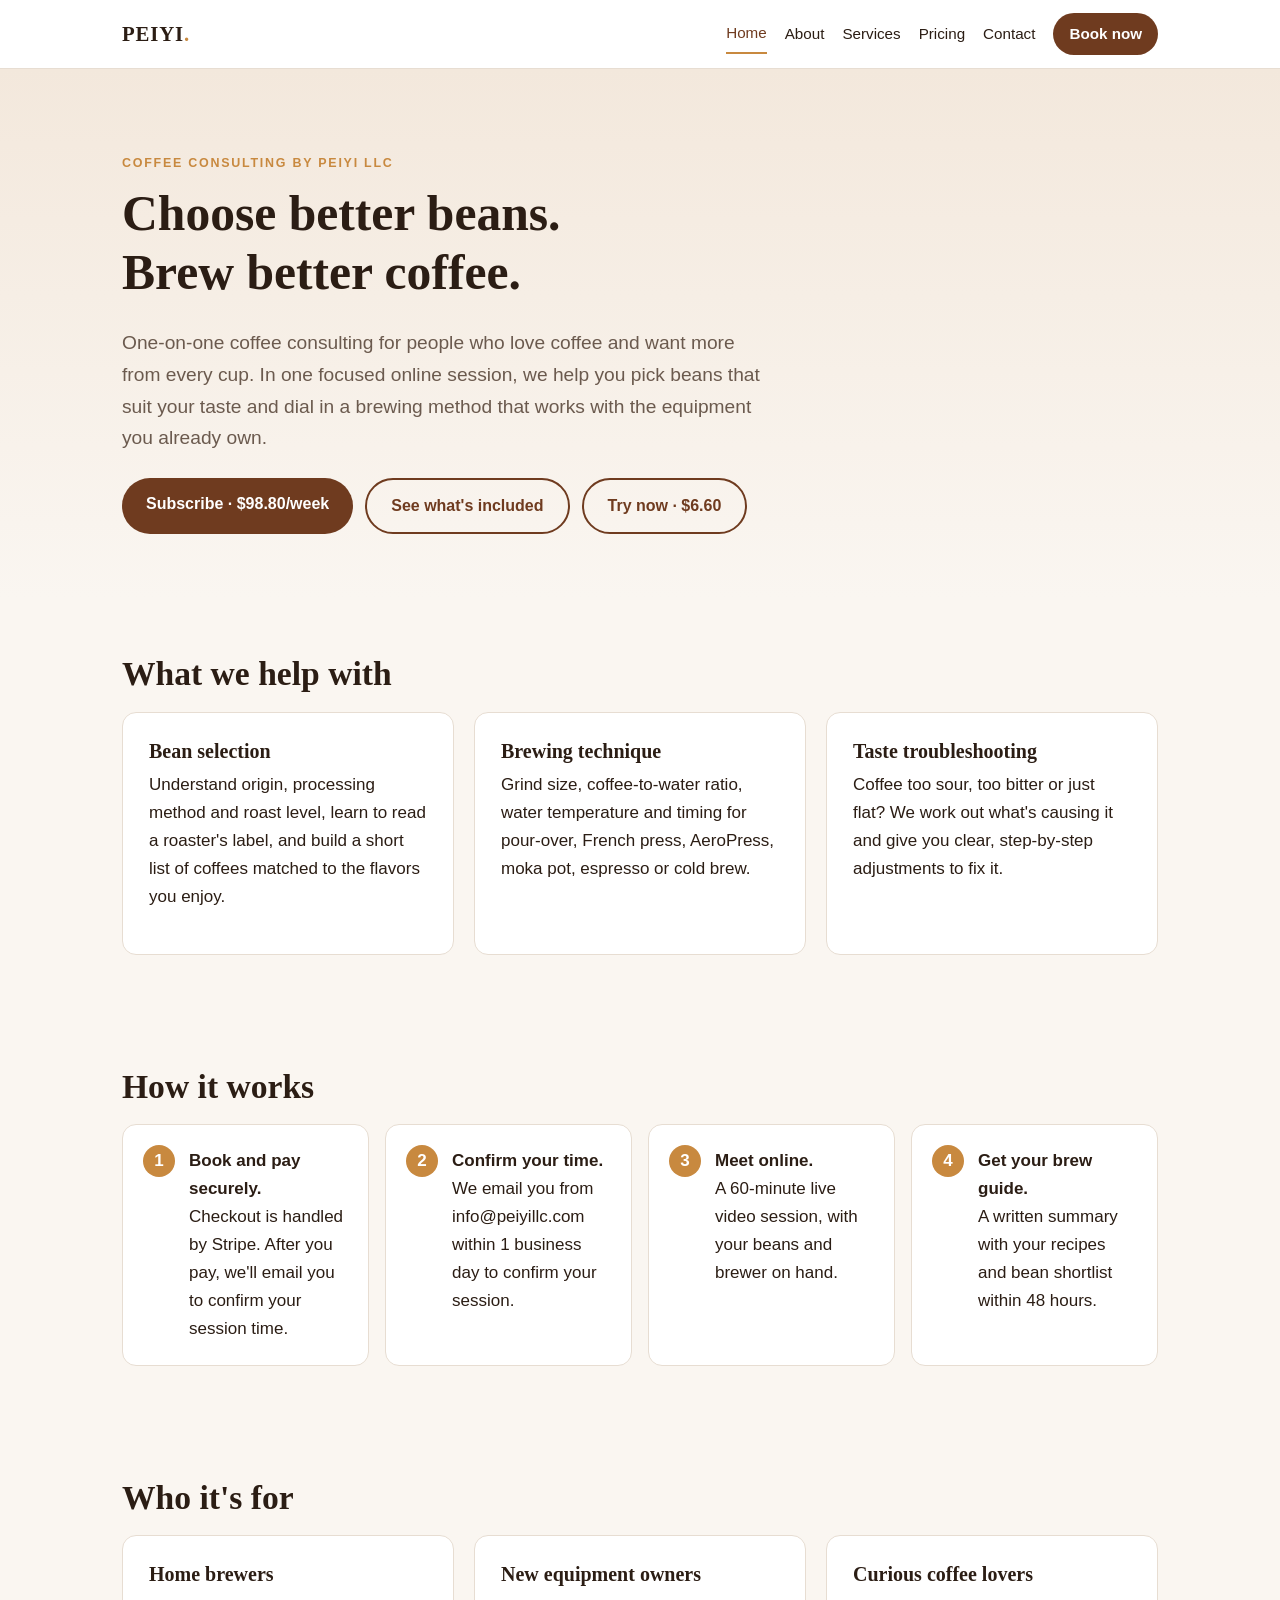
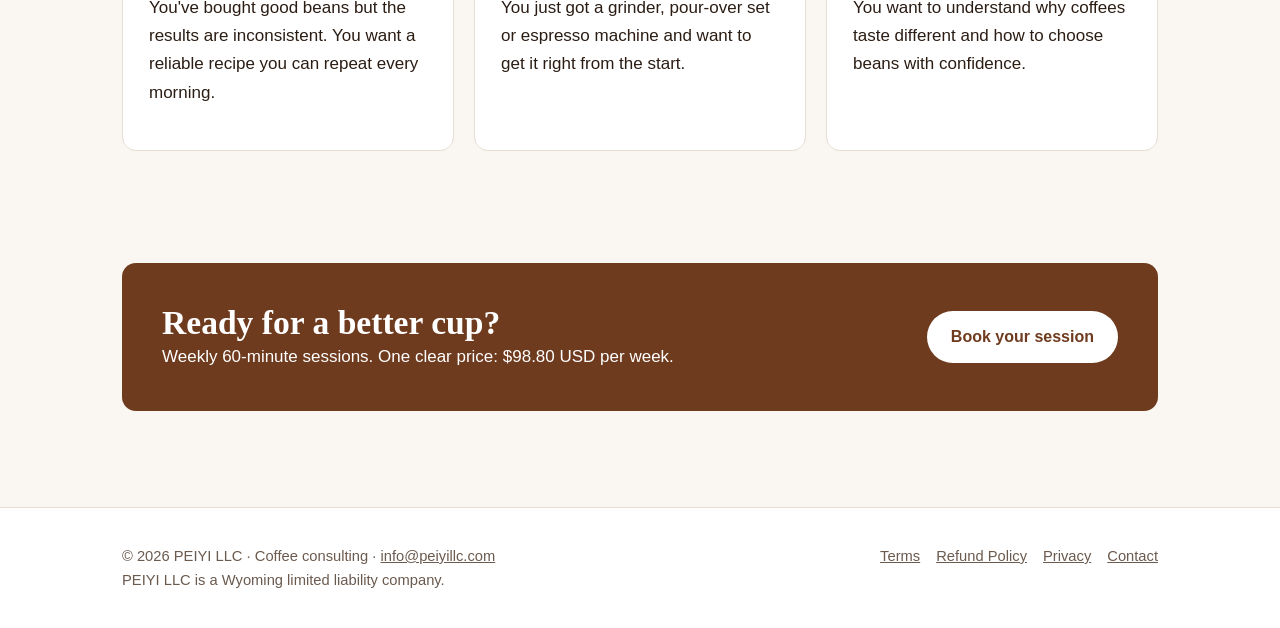
<file: index.html>
<!DOCTYPE html>
<html lang="en">
<head>
<meta charset="utf-8">
<meta name="viewport" content="width=device-width, initial-scale=1">
<title>PEIYI LLC | Coffee Consulting: Bean Selection & Brewing</title>
<meta name="description" content="One-on-one coffee consulting from PEIYI LLC. Learn to choose the right beans and brew better coffee at home. Weekly 60-minute online sessions, $98.80/week.">
<link rel="canonical" href="https://peiyillc.com/">
<meta property="og:title" content="PEIYI LLC | Coffee Consulting: Bean Selection & Brewing">
<meta property="og:description" content="One-on-one coffee consulting from PEIYI LLC. Learn to choose the right beans and brew better coffee at home. Weekly 60-minute online sessions, $98.80/week.">
<meta property="og:type" content="website">
<meta property="og:url" content="https://peiyillc.com/">
<link rel="icon" href="data:image/svg+xml,<svg xmlns='http://www.w3.org/2000/svg' viewBox='0 0 100 100'><text y='.9em' font-size='90'>☕</text></svg>">

<link rel="stylesheet" href="/assets/style.css">
<script src="/assets/main.js" defer></script>
</head>
<body>
<a class="skip" href="#main">Skip to content</a>
<header class="site-header"><div class="wrap">
<a class="logo" href="/">PEIYI<span>.</span></a>
<nav class="nav" aria-label="Main">
<a href="/" aria-current="page">Home</a>
<a href="/about.html">About</a>
<a href="/services.html">Services</a>
<a href="/pricing.html">Pricing</a>
<a href="/contact.html">Contact</a>
<a class="btn" href="/book.html">Book now</a>
</nav>
</div></header>
<main id="main">

<section class="hero"><div class="wrap">
<p class="eyebrow">Coffee consulting by PEIYI LLC</p>
<h1>Choose better beans.<br>Brew better coffee.</h1>
<p class="lead">One-on-one coffee consulting for people who love coffee and want more from every cup. In one focused online session, we help you pick beans that suit your taste and dial in a brewing method that works with the equipment you already own.</p>
<div class="actions"><a class="btn" href="/book.html">Subscribe · $98.80/week</a><a class="btn ghost" href="/services.html">See what's included</a><a class="btn ghost" href="https://buy.stripe.com/4gM6oJgNx4Cx6Ycf41dfG01">Try now · $6.60</a></div>
</div></section>

<section><div class="wrap">
<h2>What we help with</h2>
<div class="grid">
<div class="card"><h3>Bean selection</h3><p>Understand origin, processing method and roast level, learn to read a roaster's label, and build a short list of coffees matched to the flavors you enjoy.</p></div>
<div class="card"><h3>Brewing technique</h3><p>Grind size, coffee-to-water ratio, water temperature and timing for pour-over, French press, AeroPress, moka pot, espresso or cold brew.</p></div>
<div class="card"><h3>Taste troubleshooting</h3><p>Coffee too sour, too bitter or just flat? We work out what's causing it and give you clear, step-by-step adjustments to fix it.</p></div>
</div>
</div></section>

<section><div class="wrap">
<h2>How it works</h2>
<ol class="steps">
<li><strong>Book and pay securely.</strong><br>Checkout is handled by Stripe. After you pay, we'll email you to confirm your session time.</li>
<li><strong>Confirm your time.</strong><br>We email you from info@peiyillc.com within 1 business day to confirm your session.</li>
<li><strong>Meet online.</strong><br>A 60-minute live video session, with your beans and brewer on hand.</li>
<li><strong>Get your brew guide.</strong><br>A written summary with your recipes and bean shortlist within 48 hours.</li>
</ol>
</div></section>

<section><div class="wrap">
<h2>Who it's for</h2>
<div class="grid">
<div class="card"><h3>Home brewers</h3><p>You've bought good beans but the results are inconsistent. You want a reliable recipe you can repeat every morning.</p></div>
<div class="card"><h3>New equipment owners</h3><p>You just got a grinder, pour-over set or espresso machine and want to get it right from the start.</p></div>
<div class="card"><h3>Curious coffee lovers</h3><p>You want to understand why coffees taste different and how to choose beans with confidence.</p></div>
</div>
</div></section>
<section><div class="wrap"><div class="band">
<div><h2>Ready for a better cup?</h2><p>Weekly 60-minute sessions. One clear price: $98.80 USD per week.</p></div>
<a class="btn" href="/book.html">Book your session</a>
</div></div></section>

</main>
<footer class="site-footer"><div class="wrap">
<div>© 2026 PEIYI LLC · Coffee consulting · <a href="mailto:info@peiyillc.com">info@peiyillc.com</a><br>
PEIYI LLC is a Wyoming limited liability company.</div>
<nav aria-label="Legal">
<a href="/terms.html">Terms</a><a href="/terms.html#refunds">Refund Policy</a><a href="/privacy.html">Privacy</a><a href="/contact.html">Contact</a>
</nav>
</div></footer>
</body>
</html>
</file>
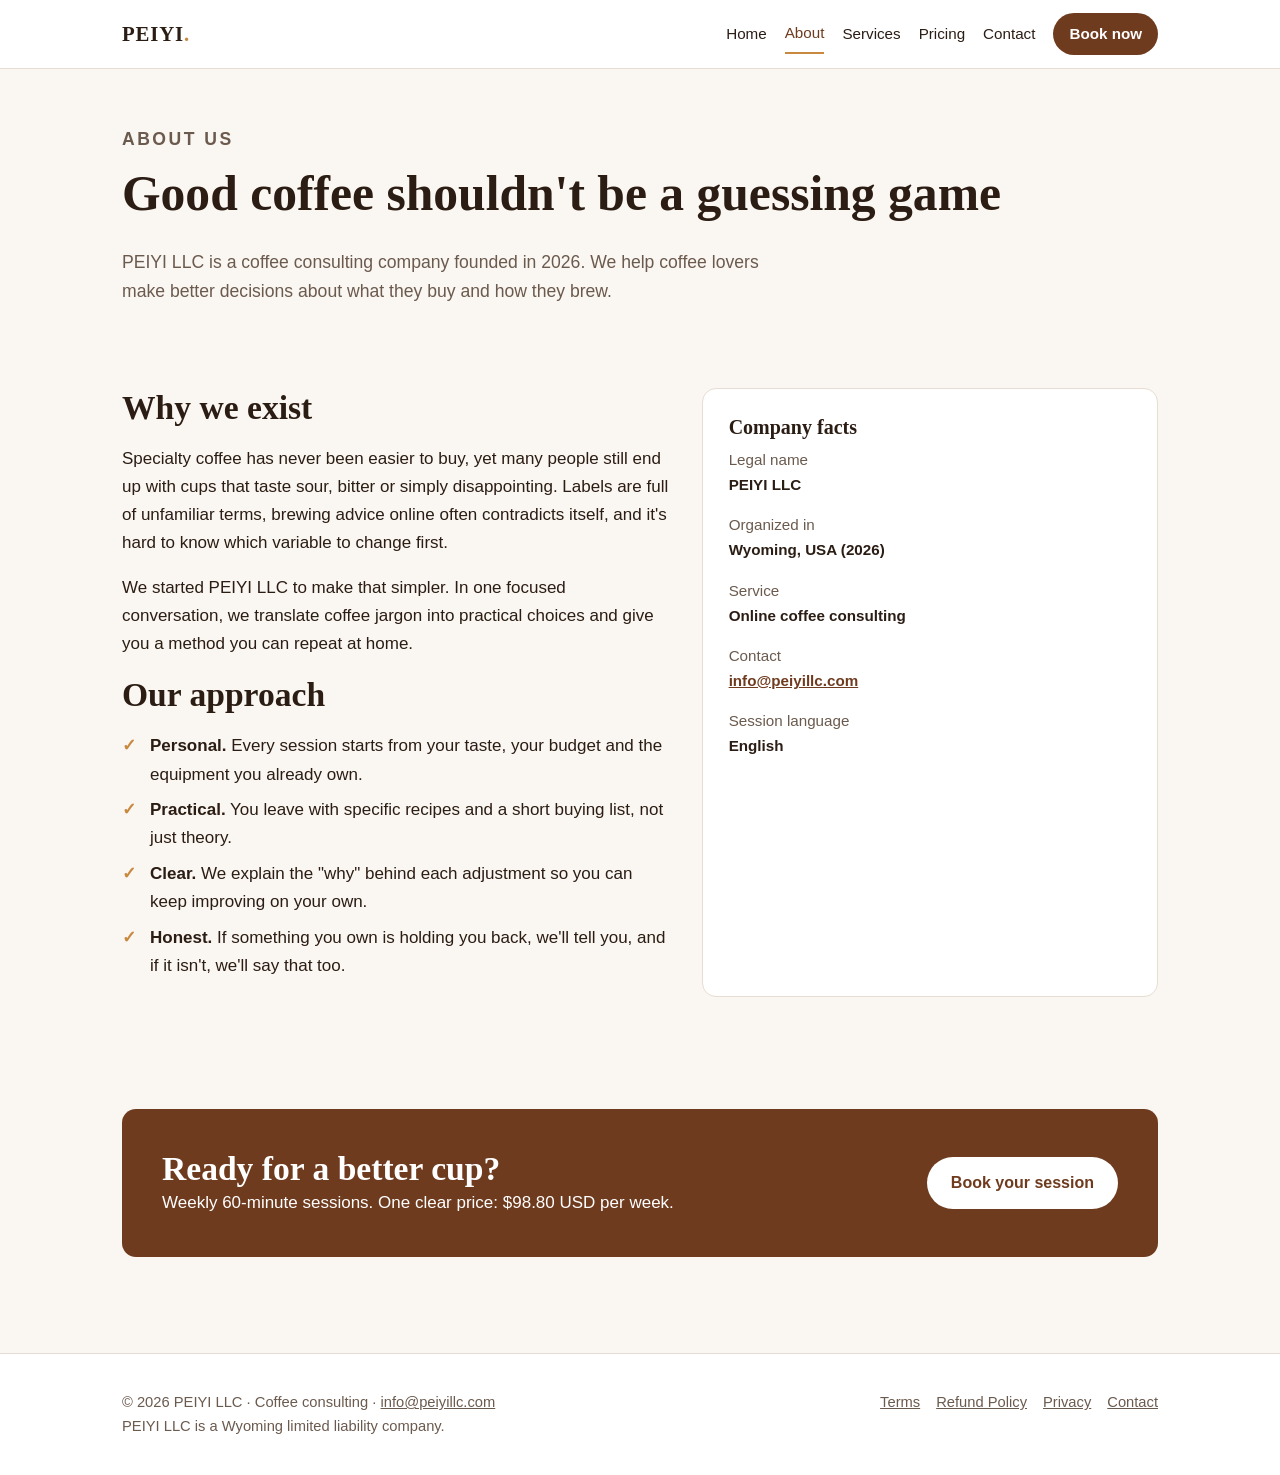
<file: about.html>
<!DOCTYPE html>
<html lang="en">
<head>
<meta charset="utf-8">
<meta name="viewport" content="width=device-width, initial-scale=1">
<title>About | PEIYI LLC Coffee Consulting</title>
<meta name="description" content="PEIYI LLC is a coffee consulting company helping coffee lovers choose better beans and master their brewing.">
<link rel="canonical" href="https://peiyillc.com/about.html">
<meta property="og:title" content="About | PEIYI LLC Coffee Consulting">
<meta property="og:description" content="PEIYI LLC is a coffee consulting company helping coffee lovers choose better beans and master their brewing.">
<meta property="og:type" content="website">
<meta property="og:url" content="https://peiyillc.com/about.html">
<link rel="icon" href="data:image/svg+xml,<svg xmlns='http://www.w3.org/2000/svg' viewBox='0 0 100 100'><text y='.9em' font-size='90'>☕</text></svg>">

<link rel="stylesheet" href="/assets/style.css">
<script src="/assets/main.js" defer></script>
</head>
<body>
<a class="skip" href="#main">Skip to content</a>
<header class="site-header"><div class="wrap">
<a class="logo" href="/">PEIYI<span>.</span></a>
<nav class="nav" aria-label="Main">
<a href="/">Home</a>
<a href="/about.html" aria-current="page">About</a>
<a href="/services.html">Services</a>
<a href="/pricing.html">Pricing</a>
<a href="/contact.html">Contact</a>
<a class="btn" href="/book.html">Book now</a>
</nav>
</div></header>
<main id="main">

<div class="page-head"><div class="wrap">
<p class="eyebrow">About us</p>
<h1>Good coffee shouldn't be a guessing game</h1>
<p>PEIYI LLC is a coffee consulting company founded in 2026. We help coffee lovers make better decisions about what they buy and how they brew.</p>
</div></div>

<section><div class="wrap two-col">
<div>
<h2>Why we exist</h2>
<p>Specialty coffee has never been easier to buy, yet many people still end up with cups that taste sour, bitter or simply disappointing. Labels are full of unfamiliar terms, brewing advice online often contradicts itself, and it's hard to know which variable to change first.</p>
<p>We started PEIYI LLC to make that simpler. In one focused conversation, we translate coffee jargon into practical choices and give you a method you can repeat at home.</p>
<h2>Our approach</h2>
<ul class="checks">
<li><strong>Personal.</strong> Every session starts from your taste, your budget and the equipment you already own.</li>
<li><strong>Practical.</strong> You leave with specific recipes and a short buying list, not just theory.</li>
<li><strong>Clear.</strong> We explain the "why" behind each adjustment so you can keep improving on your own.</li>
<li><strong>Honest.</strong> If something you own is holding you back, we'll tell you, and if it isn't, we'll say that too.</li>
</ul>
</div>
<div class="card">
<h3>Company facts</h3>
<p class="meta">Legal name<br><strong style="color:var(--ink)">PEIYI LLC</strong></p>
<p class="meta">Organized in<br><strong style="color:var(--ink)">Wyoming, USA (2026)</strong></p>
<p class="meta">Service<br><strong style="color:var(--ink)">Online coffee consulting</strong></p>
<p class="meta">Contact<br><strong><a href="mailto:info@peiyillc.com">info@peiyillc.com</a></strong></p>
<p class="meta">Session language<br><strong style="color:var(--ink)">English</strong></p>
</div>
</div></section>
<!-- Optional founder section: uncomment and fill in when ready.
<section><div class="wrap"><h2>Meet the consultant</h2>
<p>[Name] is ... [2–4 sentences: coffee background, training or certifications, what you enjoy teaching].</p>
</div></section>
-->
<section><div class="wrap"><div class="band">
<div><h2>Ready for a better cup?</h2><p>Weekly 60-minute sessions. One clear price: $98.80 USD per week.</p></div>
<a class="btn" href="/book.html">Book your session</a>
</div></div></section>

</main>
<footer class="site-footer"><div class="wrap">
<div>© 2026 PEIYI LLC · Coffee consulting · <a href="mailto:info@peiyillc.com">info@peiyillc.com</a><br>
PEIYI LLC is a Wyoming limited liability company.</div>
<nav aria-label="Legal">
<a href="/terms.html">Terms</a><a href="/terms.html#refunds">Refund Policy</a><a href="/privacy.html">Privacy</a><a href="/contact.html">Contact</a>
</nav>
</div></footer>
</body>
</html>
</file>
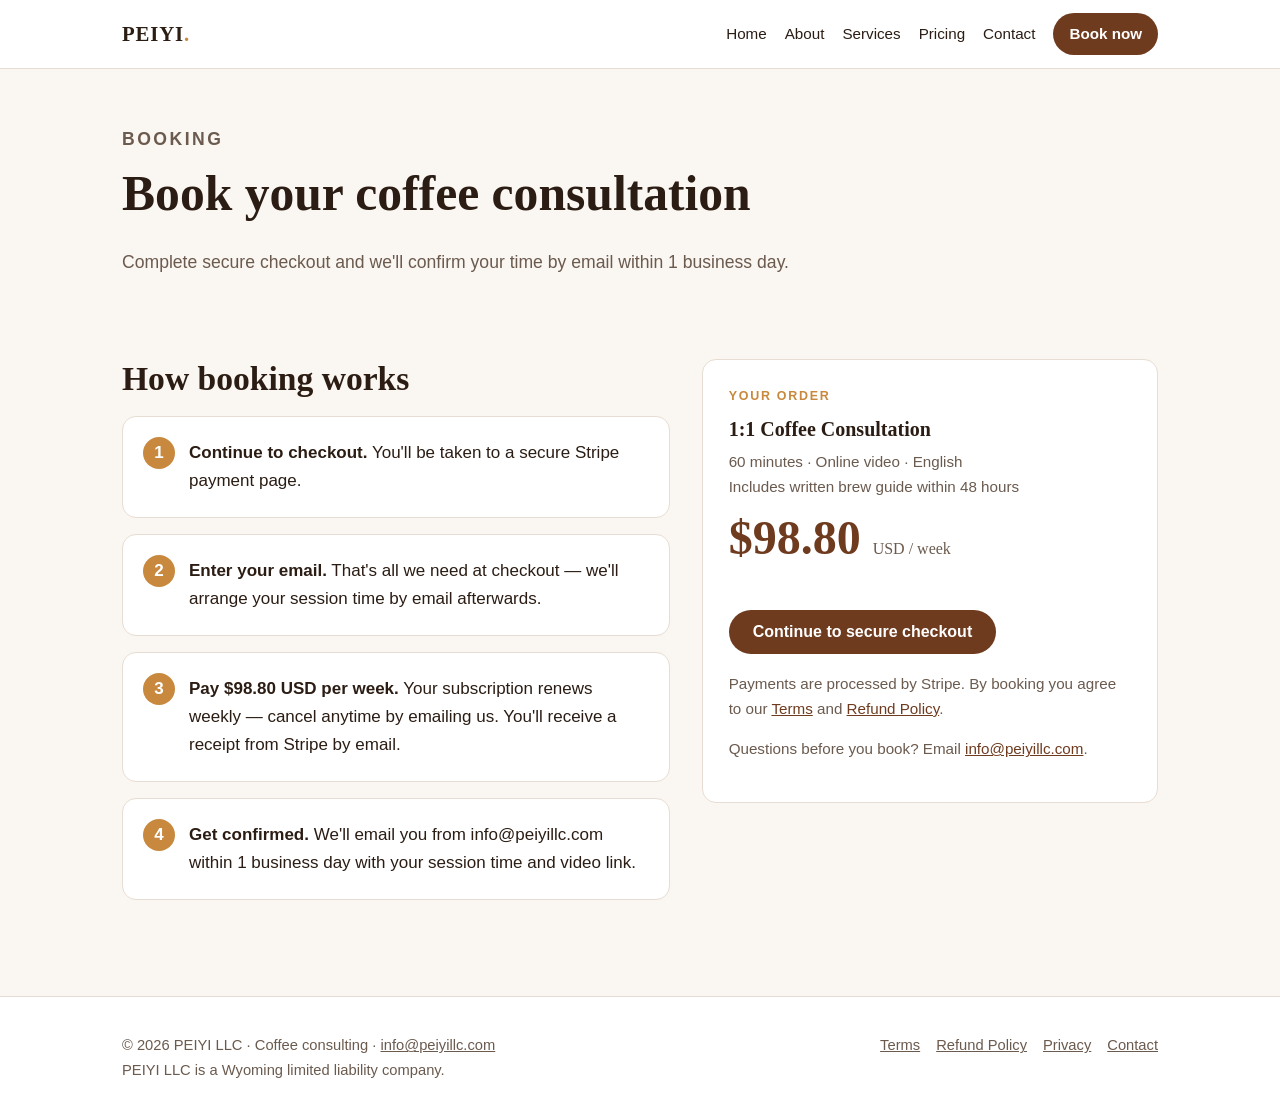
<file: book.html>
<!DOCTYPE html>
<html lang="en">
<head>
<meta charset="utf-8">
<meta name="viewport" content="width=device-width, initial-scale=1">
<title>Book a Session | PEIYI LLC Coffee Consulting</title>
<meta name="description" content="Book your 60-minute 1:1 coffee consultation with PEIYI LLC. $98.80 USD per week, secure checkout by Stripe.">
<link rel="canonical" href="https://peiyillc.com/book.html">
<meta property="og:title" content="Book a Session | PEIYI LLC Coffee Consulting">
<meta property="og:description" content="Book your 60-minute 1:1 coffee consultation with PEIYI LLC. $98.80 USD per week, secure checkout by Stripe.">
<meta property="og:type" content="website">
<meta property="og:url" content="https://peiyillc.com/book.html">
<link rel="icon" href="data:image/svg+xml,<svg xmlns='http://www.w3.org/2000/svg' viewBox='0 0 100 100'><text y='.9em' font-size='90'>☕</text></svg>">

<link rel="stylesheet" href="/assets/style.css">
<script src="/assets/main.js" defer></script>
</head>
<body>
<a class="skip" href="#main">Skip to content</a>
<header class="site-header"><div class="wrap">
<a class="logo" href="/">PEIYI<span>.</span></a>
<nav class="nav" aria-label="Main">
<a href="/">Home</a>
<a href="/about.html">About</a>
<a href="/services.html">Services</a>
<a href="/pricing.html">Pricing</a>
<a href="/contact.html">Contact</a>
<a class="btn" href="/book.html">Book now</a>
</nav>
</div></header>
<main id="main">

<div class="page-head"><div class="wrap">
<p class="eyebrow">Booking</p>
<h1>Book your coffee consultation</h1>
<p>Complete secure checkout and we'll confirm your time by email within 1 business day.</p>
</div></div>

<section><div class="wrap two-col">
<div>
<div id="canceled-notice" class="notice hidden">Your checkout was canceled and you have not been charged. You can try again whenever you're ready.</div>
<div id="checkout-error" class="notice error hidden" role="alert"></div>
<h2>How booking works</h2>
<ol class="steps" style="grid-template-columns:1fr">
<li><strong>Continue to checkout.</strong> You'll be taken to a secure Stripe payment page.</li>
<li><strong>Enter your email.</strong> That's all we need at checkout — we'll arrange your session time by email afterwards.</li>
<li><strong>Pay $98.80 USD per week.</strong> Your subscription renews weekly — cancel anytime by emailing us. You'll receive a receipt from Stripe by email.</li>
<li><strong>Get confirmed.</strong> We'll email you from info@peiyillc.com within 1 business day with your session time and video link.</li>
</ol>
</div>
<div>
<div class="card">
<p class="eyebrow">Your order</p>
<h3>1:1 Coffee Consultation</h3>
<p class="meta">60 minutes · Online video · English<br>Includes written brew guide within 48 hours</p>
<p class="price">$98.80 <small>USD / week</small></p>
<p><button class="btn" data-checkout>Continue to secure checkout</button></p>
<p class="meta">Payments are processed by Stripe. By booking you agree to our <a href="/terms.html">Terms</a> and <a href="/terms.html#refunds">Refund Policy</a>.</p>
<p class="meta">Questions before you book? Email <a href="mailto:info@peiyillc.com">info@peiyillc.com</a>.</p>
</div>
</div>
</div></section>

</main>
<footer class="site-footer"><div class="wrap">
<div>© 2026 PEIYI LLC · Coffee consulting · <a href="mailto:info@peiyillc.com">info@peiyillc.com</a><br>
PEIYI LLC is a Wyoming limited liability company.</div>
<nav aria-label="Legal">
<a href="/terms.html">Terms</a><a href="/terms.html#refunds">Refund Policy</a><a href="/privacy.html">Privacy</a><a href="/contact.html">Contact</a>
</nav>
</div></footer>
</body>
</html>
</file>
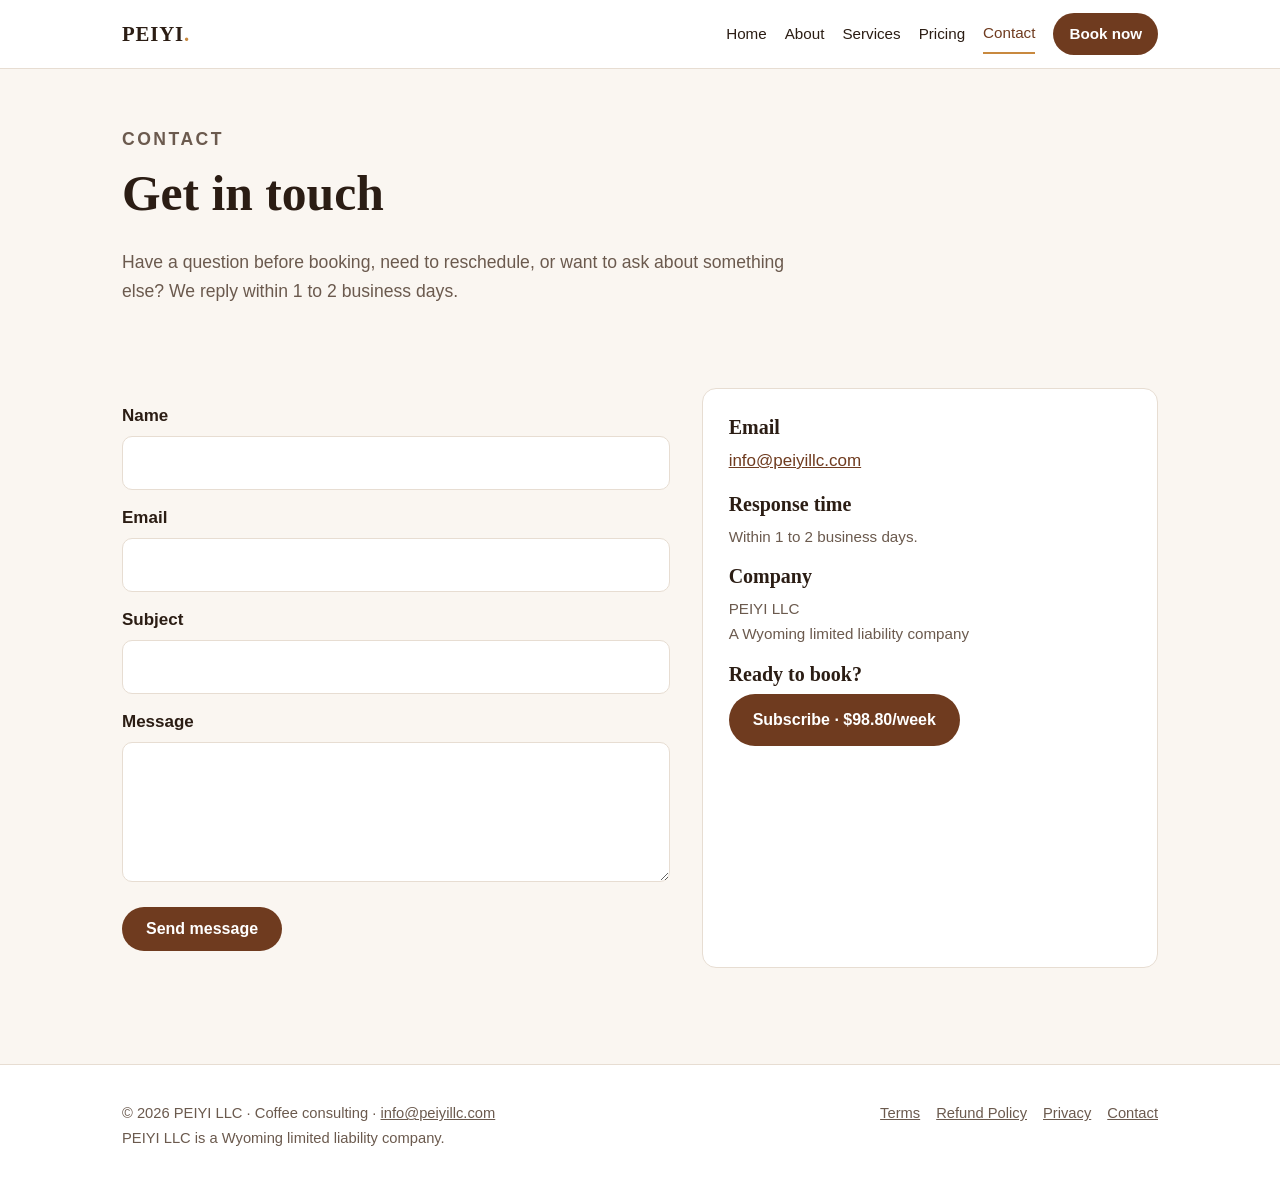
<file: contact.html>
<!DOCTYPE html>
<html lang="en">
<head>
<meta charset="utf-8">
<meta name="viewport" content="width=device-width, initial-scale=1">
<title>Contact | PEIYI LLC Coffee Consulting</title>
<meta name="description" content="Contact PEIYI LLC with questions about coffee consulting. Email info@peiyillc.com.">
<link rel="canonical" href="https://peiyillc.com/contact.html">
<meta property="og:title" content="Contact | PEIYI LLC Coffee Consulting">
<meta property="og:description" content="Contact PEIYI LLC with questions about coffee consulting. Email info@peiyillc.com.">
<meta property="og:type" content="website">
<meta property="og:url" content="https://peiyillc.com/contact.html">
<link rel="icon" href="data:image/svg+xml,<svg xmlns='http://www.w3.org/2000/svg' viewBox='0 0 100 100'><text y='.9em' font-size='90'>☕</text></svg>">

<link rel="stylesheet" href="/assets/style.css">
<script src="/assets/main.js" defer></script>
</head>
<body>
<a class="skip" href="#main">Skip to content</a>
<header class="site-header"><div class="wrap">
<a class="logo" href="/">PEIYI<span>.</span></a>
<nav class="nav" aria-label="Main">
<a href="/">Home</a>
<a href="/about.html">About</a>
<a href="/services.html">Services</a>
<a href="/pricing.html">Pricing</a>
<a href="/contact.html" aria-current="page">Contact</a>
<a class="btn" href="/book.html">Book now</a>
</nav>
</div></header>
<main id="main">

<div class="page-head"><div class="wrap">
<p class="eyebrow">Contact</p>
<h1>Get in touch</h1>
<p>Have a question before booking, need to reschedule, or want to ask about something else? We reply within 1 to 2 business days.</p>
</div></div>

<section><div class="wrap two-col">
<div>
<form name="contact" method="POST" action="/thanks.html" data-netlify="true" netlify-honeypot="company-website">
<input type="hidden" name="form-name" value="contact">
<p class="hidden"><label>Leave this empty <input name="company-website"></label></p>
<label for="name">Name</label><input id="name" name="name" required autocomplete="name">
<label for="email">Email</label><input id="email" name="email" type="email" required autocomplete="email">
<label for="subject">Subject</label><input id="subject" name="subject">
<label for="message">Message</label><textarea id="message" name="message" required></textarea>
<p style="margin-top:16px"><button class="btn" type="submit">Send message</button></p>
</form>
</div>
<div class="card">
<h3>Email</h3>
<p><a href="mailto:info@peiyillc.com">info@peiyillc.com</a></p>
<h3>Response time</h3>
<p class="meta">Within 1 to 2 business days.</p>
<h3>Company</h3>
<p class="meta">PEIYI LLC<br>A Wyoming limited liability company</p>
<h3>Ready to book?</h3>
<p><a class="btn" href="/book.html">Subscribe · $98.80/week</a></p>
</div>
</div></section>

</main>
<footer class="site-footer"><div class="wrap">
<div>© 2026 PEIYI LLC · Coffee consulting · <a href="mailto:info@peiyillc.com">info@peiyillc.com</a><br>
PEIYI LLC is a Wyoming limited liability company.</div>
<nav aria-label="Legal">
<a href="/terms.html">Terms</a><a href="/terms.html#refunds">Refund Policy</a><a href="/privacy.html">Privacy</a><a href="/contact.html">Contact</a>
</nav>
</div></footer>
</body>
</html>
</file>
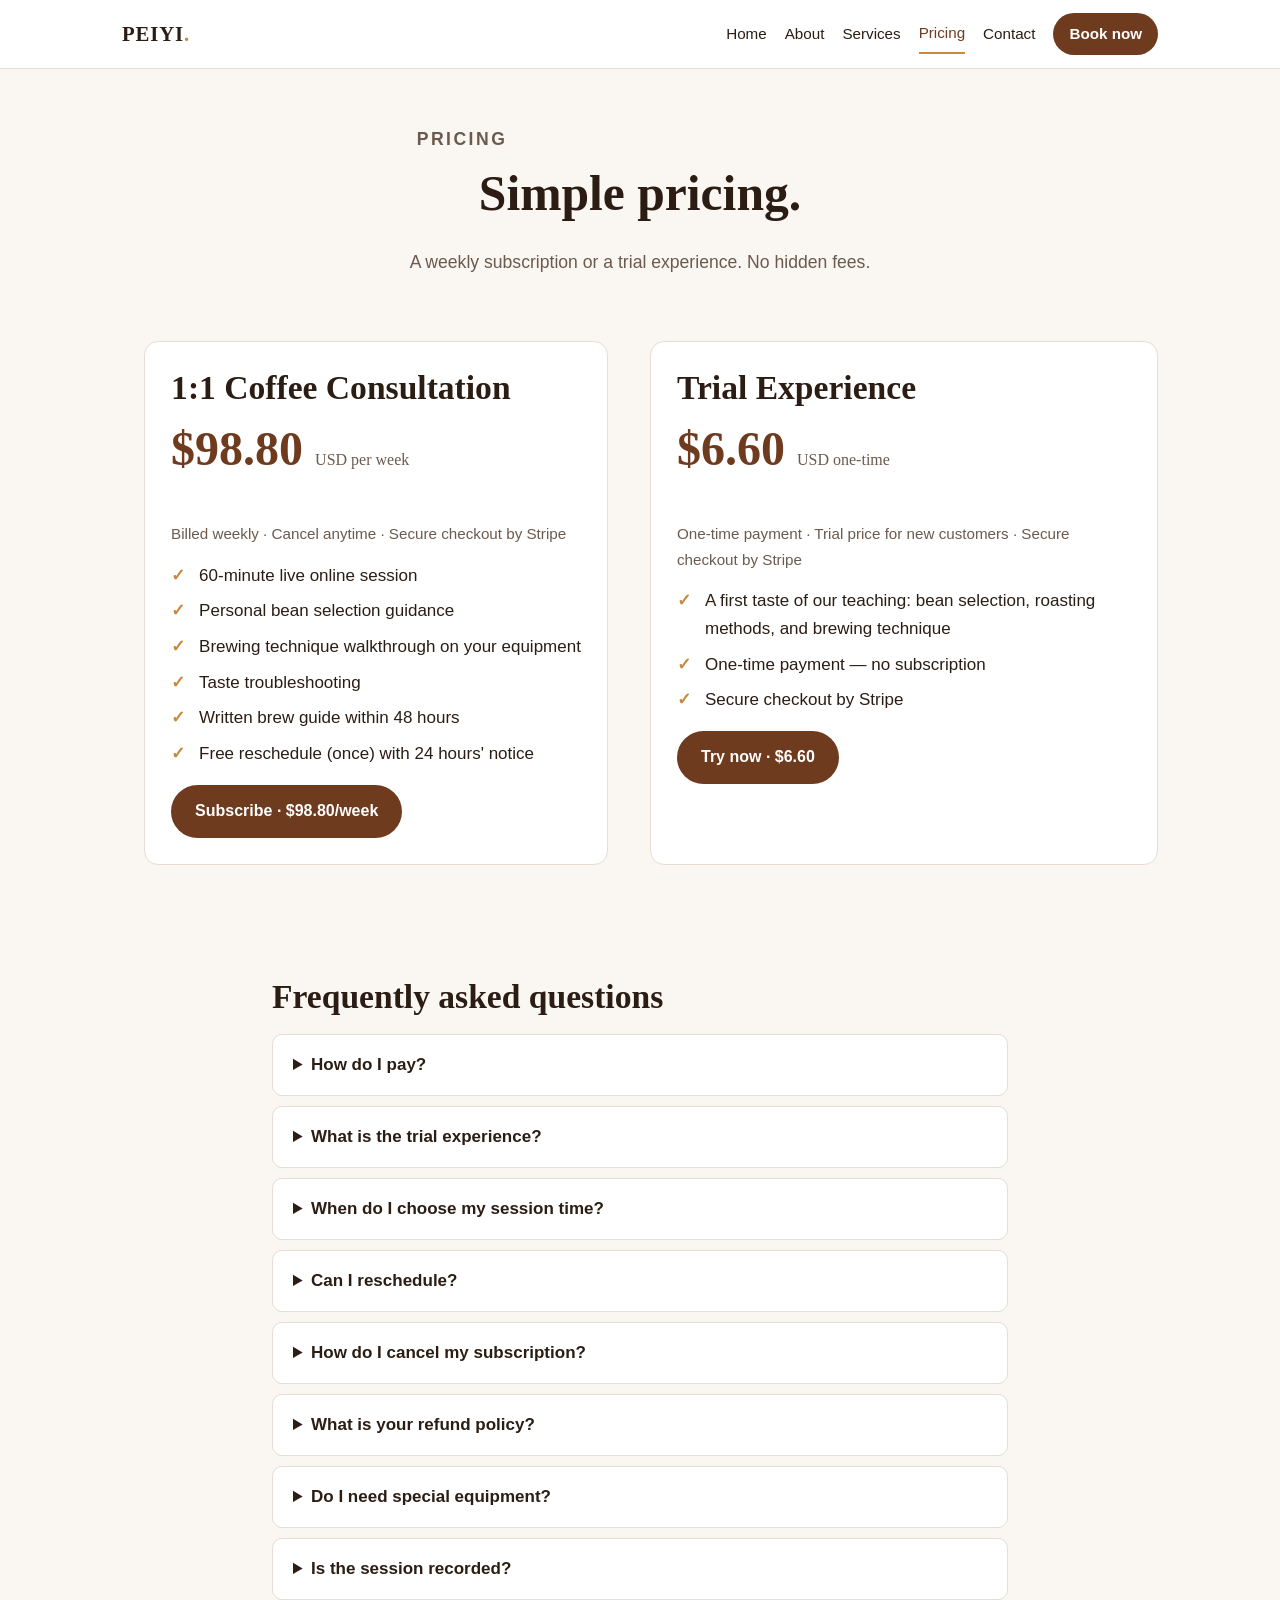
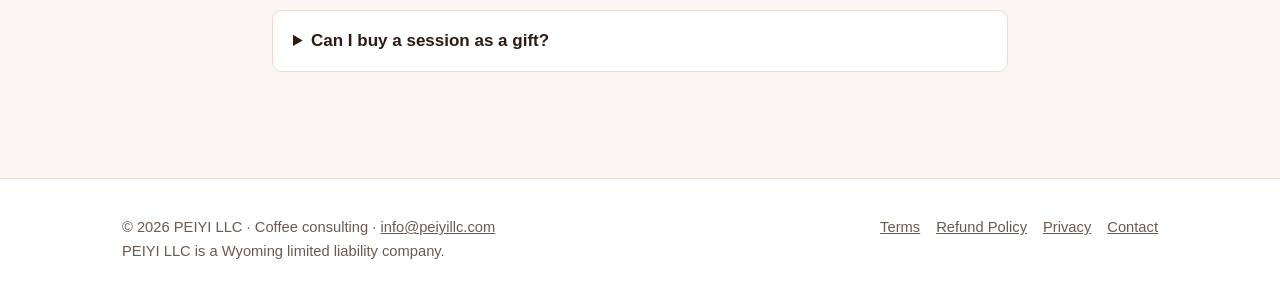
<file: pricing.html>
<!DOCTYPE html>
<html lang="en">
<head>
<meta charset="utf-8">
<meta name="viewport" content="width=device-width, initial-scale=1">
<title>Pricing | PEIYI LLC Coffee Consulting</title>
<meta name="description" content="Simple pricing: a weekly 60-minute 1:1 coffee consultation subscription for $98.80 USD per week, and a $6.60 one-time trial experience for new customers.">
<link rel="canonical" href="https://peiyillc.com/pricing.html">
<meta property="og:title" content="Pricing | PEIYI LLC Coffee Consulting">
<meta property="og:description" content="Simple pricing: a weekly 60-minute 1:1 coffee consultation subscription for $98.80 USD per week, and a $6.60 one-time trial experience for new customers.">
<meta property="og:type" content="website">
<meta property="og:url" content="https://peiyillc.com/pricing.html">
<link rel="icon" href="data:image/svg+xml,<svg xmlns='http://www.w3.org/2000/svg' viewBox='0 0 100 100'><text y='.9em' font-size='90'>☕</text></svg>">

<link rel="stylesheet" href="/assets/style.css">
<script src="/assets/main.js" defer></script>
</head>
<body>
<a class="skip" href="#main">Skip to content</a>
<header class="site-header"><div class="wrap">
<a class="logo" href="/">PEIYI<span>.</span></a>
<nav class="nav" aria-label="Main">
<a href="/">Home</a>
<a href="/about.html">About</a>
<a href="/services.html">Services</a>
<a href="/pricing.html" aria-current="page">Pricing</a>
<a href="/contact.html">Contact</a>
<a class="btn" href="/book.html">Book now</a>
</nav>
</div></header>
<main id="main">

<div class="page-head"><div class="wrap" style="text-align:center">
<p class="eyebrow">Pricing</p>
<h1>Simple pricing.</h1>
<p style="margin:0 auto">A weekly subscription or a trial experience. No hidden fees.</p>
</div></div>

<section><div class="wrap">
<div class="grid">
<div class="card price-card">
<h2>1:1 Coffee Consultation</h2>
<p class="price">$98.80 <small>USD per week</small></p>
<p class="meta">Billed weekly · Cancel anytime · Secure checkout by Stripe</p>
<ul class="checks">
<li>60-minute live online session</li>
<li>Personal bean selection guidance</li>
<li>Brewing technique walkthrough on your equipment</li>
<li>Taste troubleshooting</li>
<li>Written brew guide within 48 hours</li>
<li>Free reschedule (once) with 24 hours' notice</li>
</ul>
<a class="btn" href="/book.html">Subscribe · $98.80/week</a>
</div>
<div class="card price-card">
<h2>Trial Experience</h2>
<p class="price">$6.60 <small>USD one-time</small></p>
<p class="meta">One-time payment · Trial price for new customers · Secure checkout by Stripe</p>
<ul class="checks">
<li>A first taste of our teaching: bean selection, roasting methods, and brewing technique</li>
<li>One-time payment — no subscription</li>
<li>Secure checkout by Stripe</li>
</ul>
<a class="btn" href="https://buy.stripe.com/4gM6oJgNx4Cx6Ycf41dfG01">Try now · $6.60</a>
</div>
</div>
</div></section>

<section><div class="wrap" style="max-width:780px">
<h2>Frequently asked questions</h2>
<details><summary>How do I pay?</summary><p>Payment is processed securely by Stripe. You can pay with major credit and debit cards and other methods Stripe offers in your region. PEIYI LLC never sees or stores your full card details.</p></details>
<details><summary>What is the trial experience?</summary><p>The trial is a one-time $6.60 experience for new customers — a first taste of our teaching on bean selection, roasting methods, and brewing technique. Click Try now and you go straight to secure checkout. There is no subscription or recurring charge.</p></details>
<details><summary>When do I choose my session time?</summary><p>After you pay, we'll email you from info@peiyillc.com within 1 business day to confirm a time.</p></details>
<details><summary>Can I reschedule?</summary><p>Yes. You can reschedule once at no charge if you let us know at least 24 hours before your session.</p></details>
<details><summary>How do I cancel my subscription?</summary><p>Email us at info@peiyillc.com and we'll cancel it. You won't be charged again, and you keep your sessions until the end of the current paid week.</p></details>
<details><summary>What is your refund policy?</summary><p>Cancel at least 24 hours before your session for a full refund. Cancellations within 24 hours and missed sessions are not refundable. If we can't find a mutually workable time within 14 days of your purchase, we'll refund you in full. See the full <a href="/terms.html#refunds">Refund Policy</a>.</p></details>
<details><summary>Do I need special equipment?</summary><p>No. We work with whatever you have, from a simple French press to a home espresso setup. A kitchen scale helps but isn't required.</p></details>
<details><summary>Is the session recorded?</summary><p>No. Instead, you receive a written brew guide after the session so you have everything you need.</p></details>
<details><summary>Can I buy a session as a gift?</summary><p>Yes. Complete checkout, then email us at <a href="mailto:info@peiyillc.com">info@peiyillc.com</a> to let us know it's a gift and the recipient's name. We'll arrange the details with you by email.</p></details>
</div></section>

</main>
<footer class="site-footer"><div class="wrap">
<div>© 2026 PEIYI LLC · Coffee consulting · <a href="mailto:info@peiyillc.com">info@peiyillc.com</a><br>
PEIYI LLC is a Wyoming limited liability company.</div>
<nav aria-label="Legal">
<a href="/terms.html">Terms</a><a href="/terms.html#refunds">Refund Policy</a><a href="/privacy.html">Privacy</a><a href="/contact.html">Contact</a>
</nav>
</div></footer>
</body>
</html>
</file>
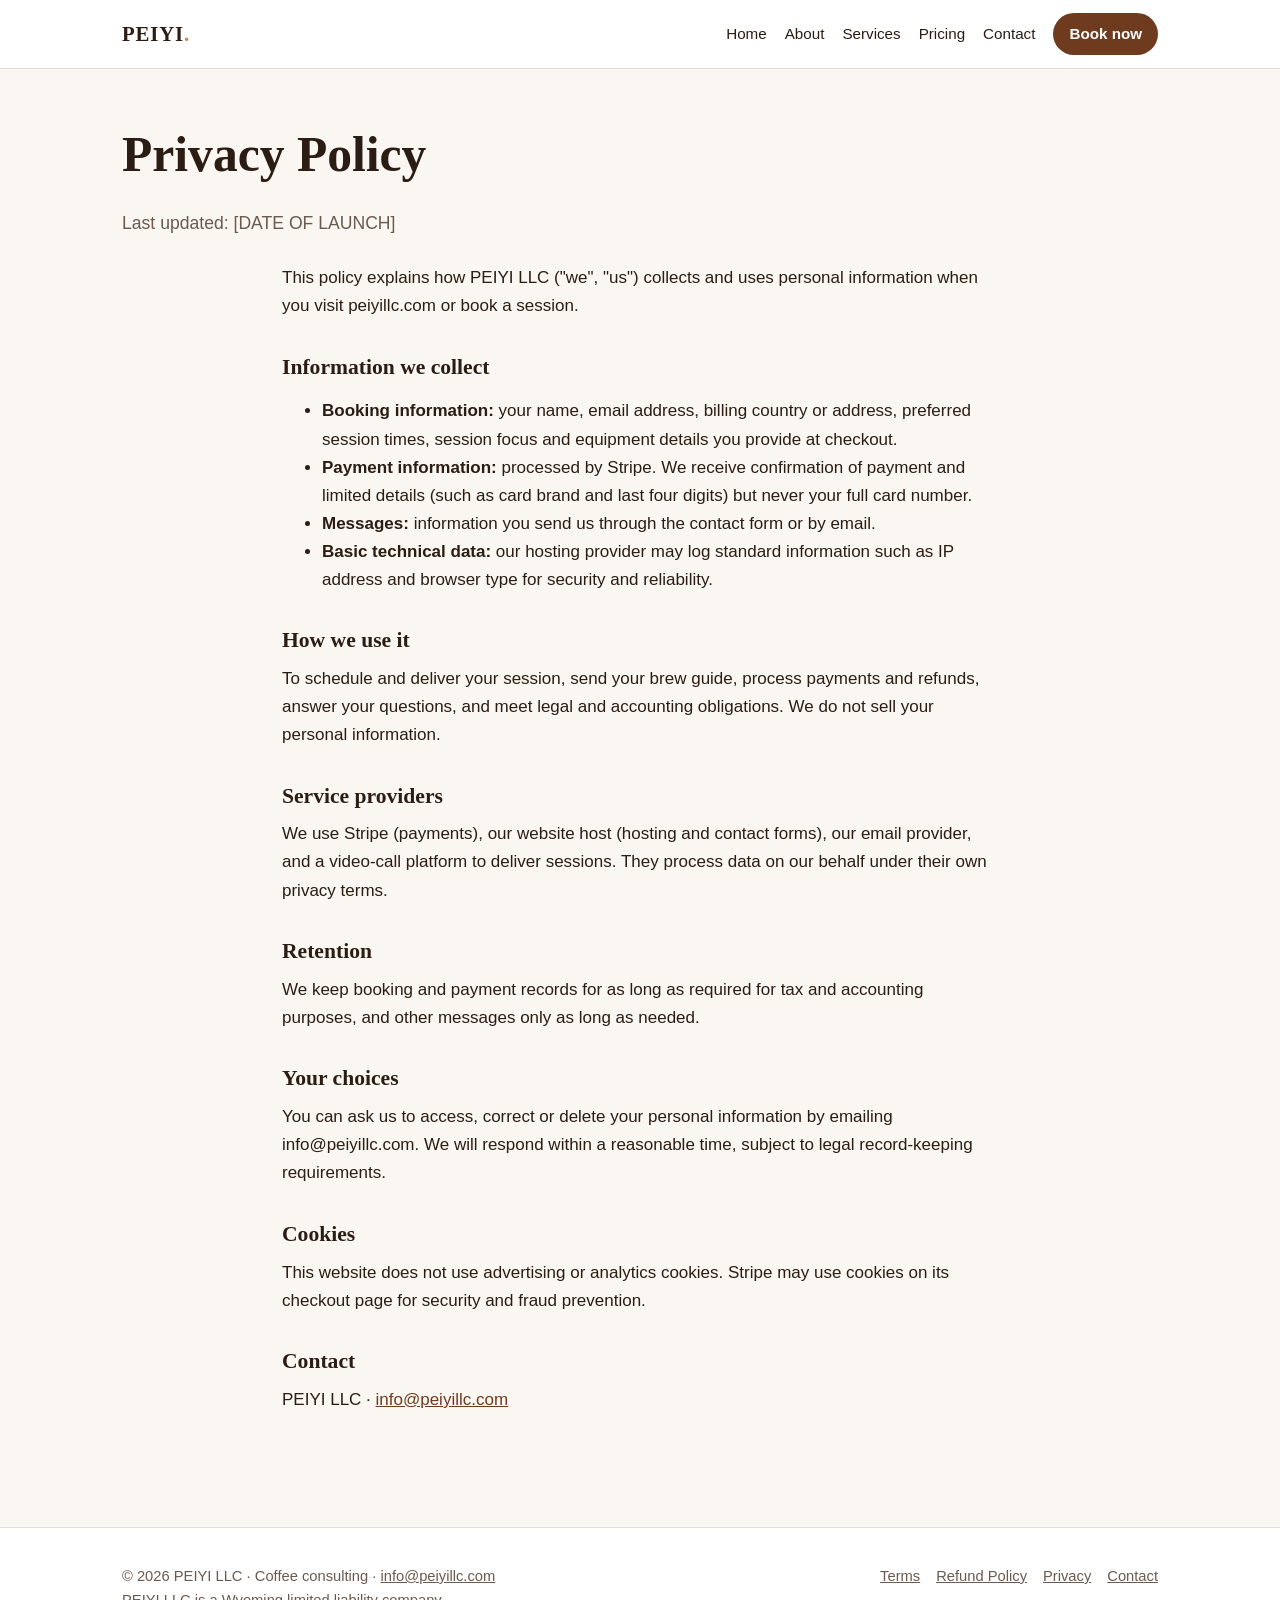
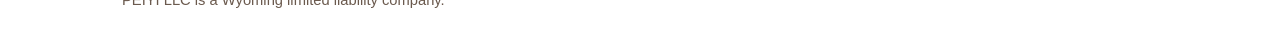
<file: privacy.html>
<!DOCTYPE html>
<html lang="en">
<head>
<meta charset="utf-8">
<meta name="viewport" content="width=device-width, initial-scale=1">
<title>Privacy Policy | PEIYI LLC</title>
<meta name="description" content="Privacy Policy for PEIYI LLC and peiyillc.com.">
<link rel="canonical" href="https://peiyillc.com/privacy.html">
<meta property="og:title" content="Privacy Policy | PEIYI LLC">
<meta property="og:description" content="Privacy Policy for PEIYI LLC and peiyillc.com.">
<meta property="og:type" content="website">
<meta property="og:url" content="https://peiyillc.com/privacy.html">
<link rel="icon" href="data:image/svg+xml,<svg xmlns='http://www.w3.org/2000/svg' viewBox='0 0 100 100'><text y='.9em' font-size='90'>☕</text></svg>">

<link rel="stylesheet" href="/assets/style.css">
<script src="/assets/main.js" defer></script>
</head>
<body>
<a class="skip" href="#main">Skip to content</a>
<header class="site-header"><div class="wrap">
<a class="logo" href="/">PEIYI<span>.</span></a>
<nav class="nav" aria-label="Main">
<a href="/">Home</a>
<a href="/about.html">About</a>
<a href="/services.html">Services</a>
<a href="/pricing.html">Pricing</a>
<a href="/contact.html">Contact</a>
<a class="btn" href="/book.html">Book now</a>
</nav>
</div></header>
<main id="main">

<div class="page-head"><div class="wrap"><h1>Privacy Policy</h1>
<p class="meta">Last updated: [DATE OF LAUNCH]</p></div></div>
<section style="padding-top:0"><div class="wrap legal">
<p>This policy explains how PEIYI LLC ("we", "us") collects and uses personal information when you visit peiyillc.com or book a session.</p>
<h2>Information we collect</h2>
<ul>
<li><strong>Booking information:</strong> your name, email address, billing country or address, preferred session times, session focus and equipment details you provide at checkout.</li>
<li><strong>Payment information:</strong> processed by Stripe. We receive confirmation of payment and limited details (such as card brand and last four digits) but never your full card number.</li>
<li><strong>Messages:</strong> information you send us through the contact form or by email.</li>
<li><strong>Basic technical data:</strong> our hosting provider may log standard information such as IP address and browser type for security and reliability.</li>
</ul>
<h2>How we use it</h2>
<p>To schedule and deliver your session, send your brew guide, process payments and refunds, answer your questions, and meet legal and accounting obligations. We do not sell your personal information.</p>
<h2>Service providers</h2>
<p>We use Stripe (payments), our website host (hosting and contact forms), our email provider, and a video-call platform to deliver sessions. They process data on our behalf under their own privacy terms.</p>
<h2>Retention</h2>
<p>We keep booking and payment records for as long as required for tax and accounting purposes, and other messages only as long as needed.</p>
<h2>Your choices</h2>
<p>You can ask us to access, correct or delete your personal information by emailing info@peiyillc.com. We will respond within a reasonable time, subject to legal record-keeping requirements.</p>
<h2>Cookies</h2>
<p>This website does not use advertising or analytics cookies. Stripe may use cookies on its checkout page for security and fraud prevention.</p>
<h2>Contact</h2>
<p>PEIYI LLC · <a href="mailto:info@peiyillc.com">info@peiyillc.com</a></p>
</div></section>

</main>
<footer class="site-footer"><div class="wrap">
<div>© 2026 PEIYI LLC · Coffee consulting · <a href="mailto:info@peiyillc.com">info@peiyillc.com</a><br>
PEIYI LLC is a Wyoming limited liability company.</div>
<nav aria-label="Legal">
<a href="/terms.html">Terms</a><a href="/terms.html#refunds">Refund Policy</a><a href="/privacy.html">Privacy</a><a href="/contact.html">Contact</a>
</nav>
</div></footer>
</body>
</html>
</file>
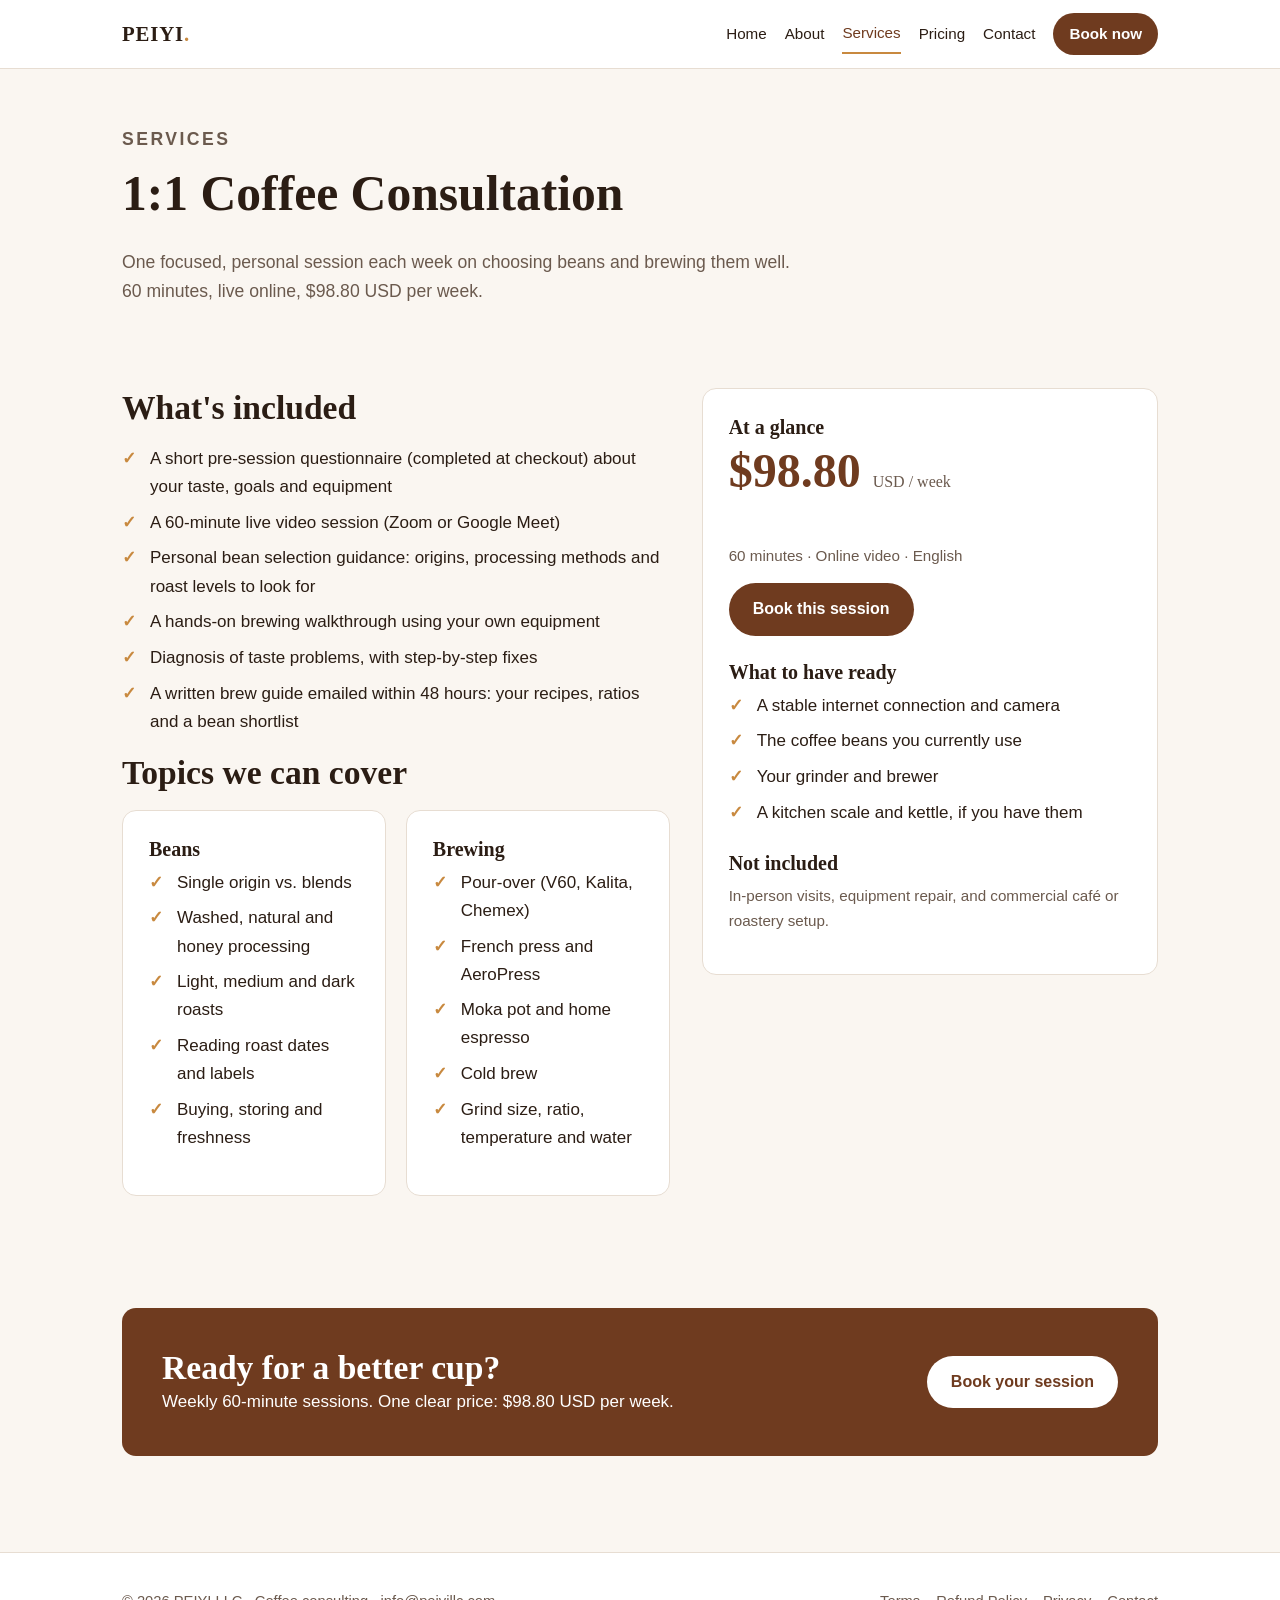
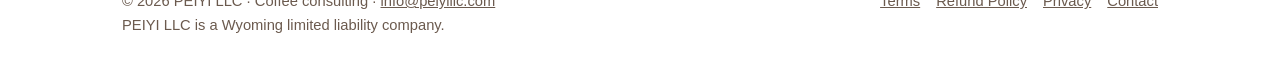
<file: services.html>
<!DOCTYPE html>
<html lang="en">
<head>
<meta charset="utf-8">
<meta name="viewport" content="width=device-width, initial-scale=1">
<title>Services | 1:1 Coffee Consultation | PEIYI LLC</title>
<meta name="description" content="A 60-minute online coffee consultation covering bean selection, brewing technique and taste troubleshooting, plus a written brew guide.">
<link rel="canonical" href="https://peiyillc.com/services.html">
<meta property="og:title" content="Services | 1:1 Coffee Consultation | PEIYI LLC">
<meta property="og:description" content="A 60-minute online coffee consultation covering bean selection, brewing technique and taste troubleshooting, plus a written brew guide.">
<meta property="og:type" content="website">
<meta property="og:url" content="https://peiyillc.com/services.html">
<link rel="icon" href="data:image/svg+xml,<svg xmlns='http://www.w3.org/2000/svg' viewBox='0 0 100 100'><text y='.9em' font-size='90'>☕</text></svg>">

<link rel="stylesheet" href="/assets/style.css">
<script src="/assets/main.js" defer></script>
</head>
<body>
<a class="skip" href="#main">Skip to content</a>
<header class="site-header"><div class="wrap">
<a class="logo" href="/">PEIYI<span>.</span></a>
<nav class="nav" aria-label="Main">
<a href="/">Home</a>
<a href="/about.html">About</a>
<a href="/services.html" aria-current="page">Services</a>
<a href="/pricing.html">Pricing</a>
<a href="/contact.html">Contact</a>
<a class="btn" href="/book.html">Book now</a>
</nav>
</div></header>
<main id="main">

<div class="page-head"><div class="wrap">
<p class="eyebrow">Services</p>
<h1>1:1 Coffee Consultation</h1>
<p>One focused, personal session each week on choosing beans and brewing them well. 60 minutes, live online, $98.80 USD per week.</p>
</div></div>

<section><div class="wrap two-col">
<div>
<h2>What's included</h2>
<ul class="checks">
<li>A short pre-session questionnaire (completed at checkout) about your taste, goals and equipment</li>
<li>A 60-minute live video session (Zoom or Google Meet)</li>
<li>Personal bean selection guidance: origins, processing methods and roast levels to look for</li>
<li>A hands-on brewing walkthrough using your own equipment</li>
<li>Diagnosis of taste problems, with step-by-step fixes</li>
<li>A written brew guide emailed within 48 hours: your recipes, ratios and a bean shortlist</li>
</ul>
<h2>Topics we can cover</h2>
<div class="grid">
<div class="card"><h3>Beans</h3><ul class="checks">
<li>Single origin vs. blends</li><li>Washed, natural and honey processing</li><li>Light, medium and dark roasts</li><li>Reading roast dates and labels</li><li>Buying, storing and freshness</li></ul></div>
<div class="card"><h3>Brewing</h3><ul class="checks">
<li>Pour-over (V60, Kalita, Chemex)</li><li>French press and AeroPress</li><li>Moka pot and home espresso</li><li>Cold brew</li><li>Grind size, ratio, temperature and water</li></ul></div>
</div>
</div>
<div>
<div class="card">
<h3>At a glance</h3>
<p class="price">$98.80 <small>USD / week</small></p>
<p class="meta">60 minutes · Online video · English</p>
<p><a class="btn" href="/book.html">Book this session</a></p>
<h3 style="margin-top:1.2em">What to have ready</h3>
<ul class="checks">
<li>A stable internet connection and camera</li>
<li>The coffee beans you currently use</li>
<li>Your grinder and brewer</li>
<li>A kitchen scale and kettle, if you have them</li>
</ul>
<h3 style="margin-top:1.2em">Not included</h3>
<p class="meta">In-person visits, equipment repair, and commercial café or roastery setup.</p>
</div>
</div>
</div></section>
<section><div class="wrap"><div class="band">
<div><h2>Ready for a better cup?</h2><p>Weekly 60-minute sessions. One clear price: $98.80 USD per week.</p></div>
<a class="btn" href="/book.html">Book your session</a>
</div></div></section>

</main>
<footer class="site-footer"><div class="wrap">
<div>© 2026 PEIYI LLC · Coffee consulting · <a href="mailto:info@peiyillc.com">info@peiyillc.com</a><br>
PEIYI LLC is a Wyoming limited liability company.</div>
<nav aria-label="Legal">
<a href="/terms.html">Terms</a><a href="/terms.html#refunds">Refund Policy</a><a href="/privacy.html">Privacy</a><a href="/contact.html">Contact</a>
</nav>
</div></footer>
</body>
</html>
</file>
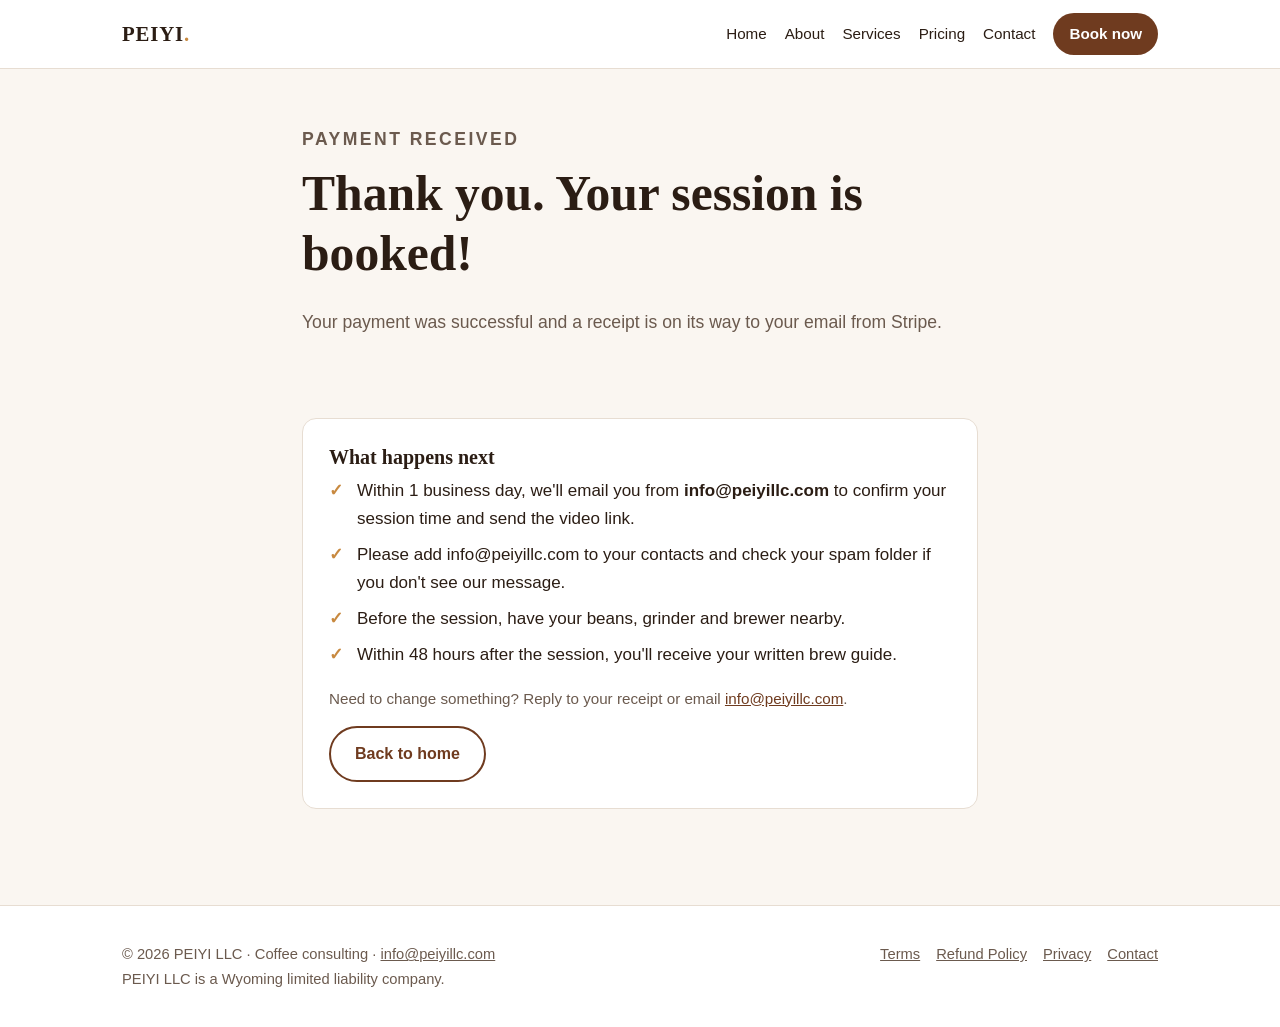
<file: success.html>
<!DOCTYPE html>
<html lang="en">
<head>
<meta charset="utf-8">
<meta name="viewport" content="width=device-width, initial-scale=1">
<title>Booking Confirmed | PEIYI LLC</title>
<meta name="description" content="Thank you for booking a coffee consultation with PEIYI LLC.">
<link rel="canonical" href="https://peiyillc.com/success.html">
<meta property="og:title" content="Booking Confirmed | PEIYI LLC">
<meta property="og:description" content="Thank you for booking a coffee consultation with PEIYI LLC.">
<meta property="og:type" content="website">
<meta property="og:url" content="https://peiyillc.com/success.html">
<link rel="icon" href="data:image/svg+xml,<svg xmlns='http://www.w3.org/2000/svg' viewBox='0 0 100 100'><text y='.9em' font-size='90'>☕</text></svg>">
<meta name="robots" content="noindex">
<link rel="stylesheet" href="/assets/style.css">
<script src="/assets/main.js" defer></script>
</head>
<body>
<a class="skip" href="#main">Skip to content</a>
<header class="site-header"><div class="wrap">
<a class="logo" href="/">PEIYI<span>.</span></a>
<nav class="nav" aria-label="Main">
<a href="/">Home</a>
<a href="/about.html">About</a>
<a href="/services.html">Services</a>
<a href="/pricing.html">Pricing</a>
<a href="/contact.html">Contact</a>
<a class="btn" href="/book.html">Book now</a>
</nav>
</div></header>
<main id="main">

<div class="page-head"><div class="wrap" style="max-width:720px">
<p class="eyebrow">Payment received</p>
<h1>Thank you. Your session is booked!</h1>
<p>Your payment was successful and a receipt is on its way to your email from Stripe.</p>
</div></div>
<section><div class="wrap" style="max-width:720px">
<div class="card">
<h3>What happens next</h3>
<ul class="checks">
<li>Within 1 business day, we'll email you from <strong>info@peiyillc.com</strong> to confirm your session time and send the video link.</li>
<li>Please add info@peiyillc.com to your contacts and check your spam folder if you don't see our message.</li>
<li>Before the session, have your beans, grinder and brewer nearby.</li>
<li>Within 48 hours after the session, you'll receive your written brew guide.</li>
</ul>
<p class="meta">Need to change something? Reply to your receipt or email <a href="mailto:info@peiyillc.com">info@peiyillc.com</a>.</p>
<a class="btn ghost" href="/">Back to home</a>
</div>
</div></section>

</main>
<footer class="site-footer"><div class="wrap">
<div>© 2026 PEIYI LLC · Coffee consulting · <a href="mailto:info@peiyillc.com">info@peiyillc.com</a><br>
PEIYI LLC is a Wyoming limited liability company.</div>
<nav aria-label="Legal">
<a href="/terms.html">Terms</a><a href="/terms.html#refunds">Refund Policy</a><a href="/privacy.html">Privacy</a><a href="/contact.html">Contact</a>
</nav>
</div></footer>
</body>
</html>
</file>
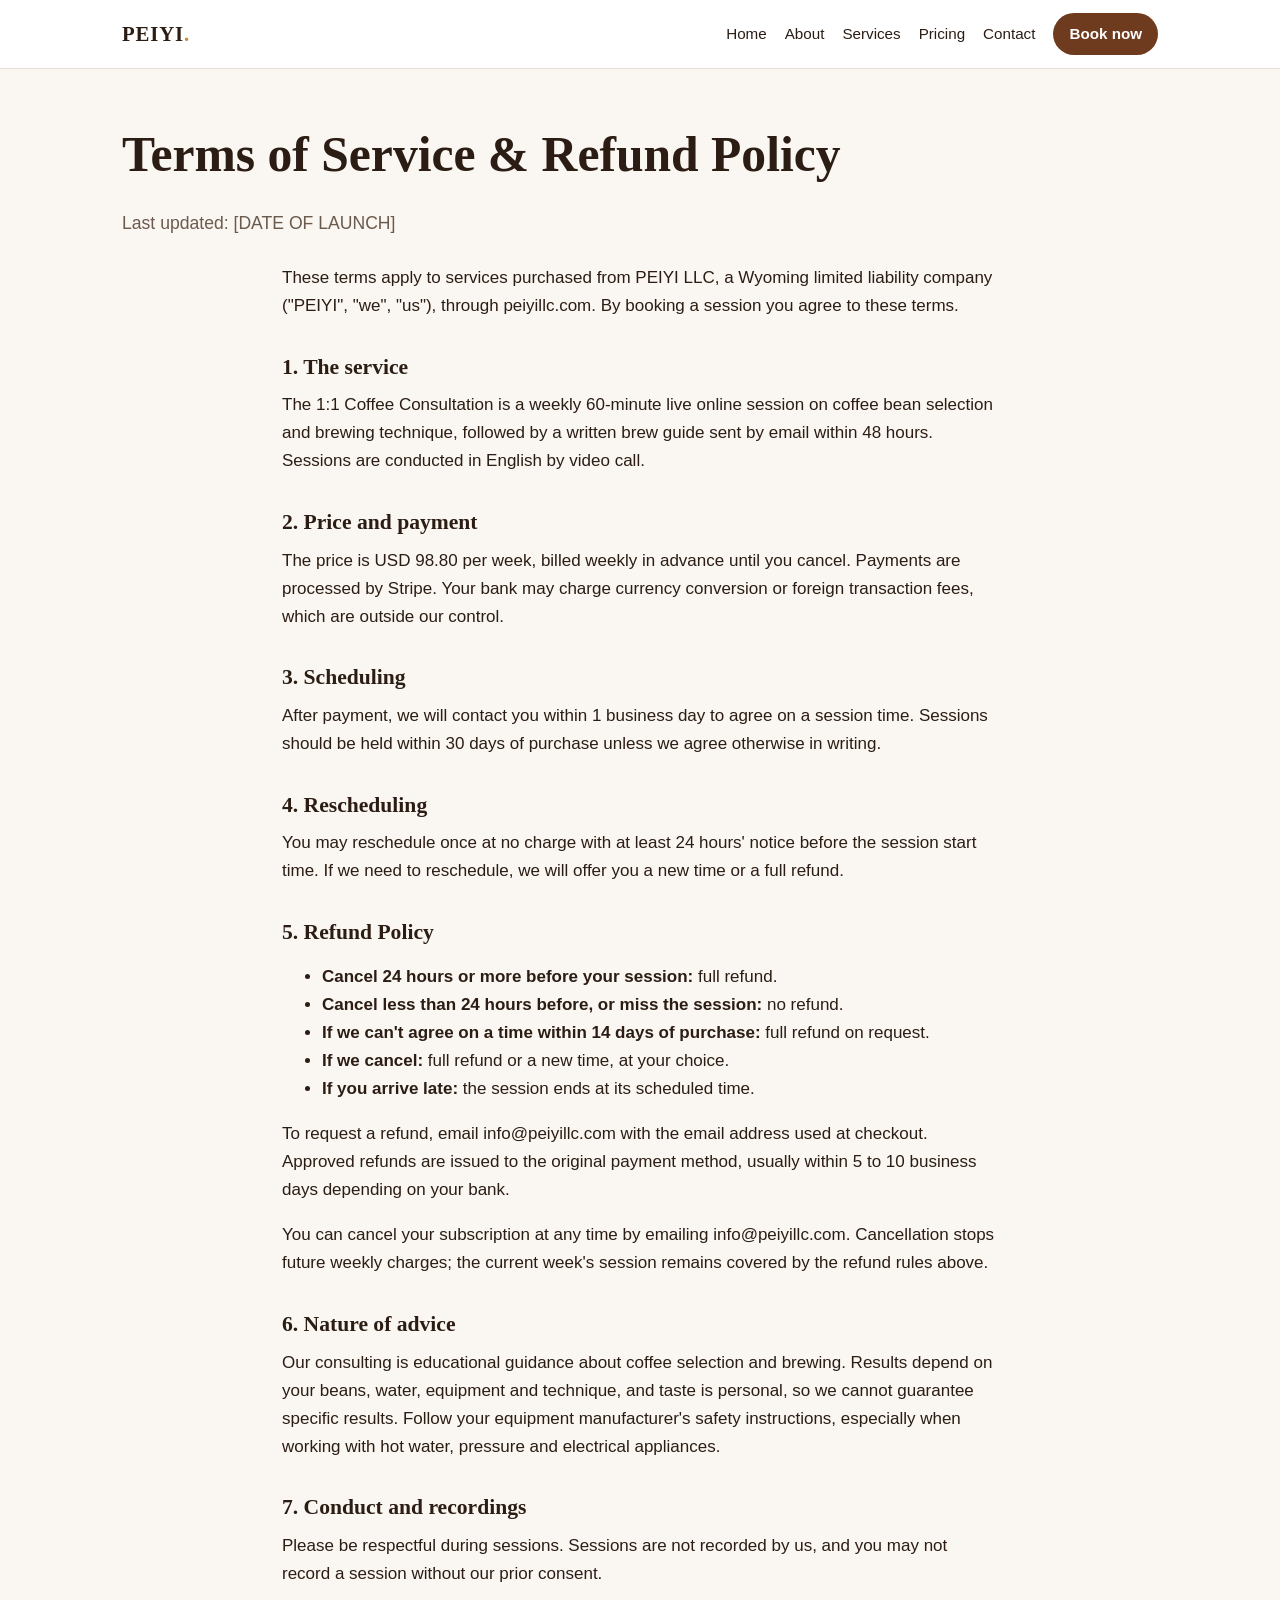
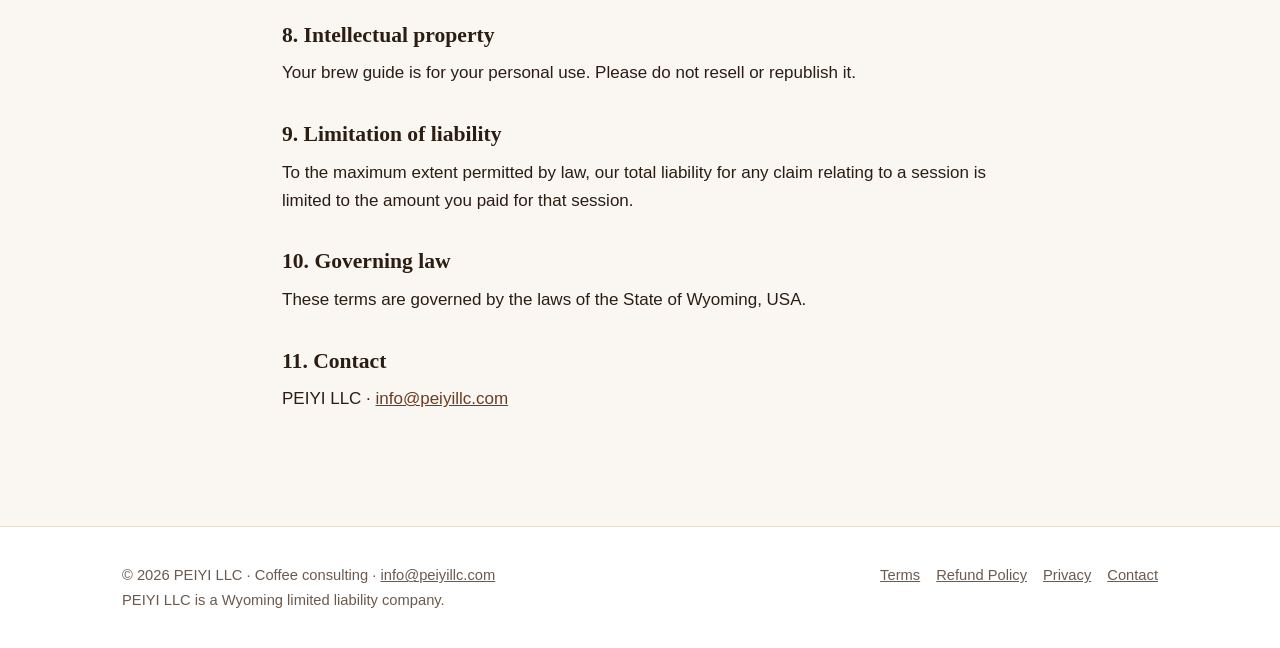
<file: terms.html>
<!DOCTYPE html>
<html lang="en">
<head>
<meta charset="utf-8">
<meta name="viewport" content="width=device-width, initial-scale=1">
<title>Terms of Service & Refund Policy | PEIYI LLC</title>
<meta name="description" content="Terms of Service and Refund Policy for PEIYI LLC coffee consulting.">
<link rel="canonical" href="https://peiyillc.com/terms.html">
<meta property="og:title" content="Terms of Service & Refund Policy | PEIYI LLC">
<meta property="og:description" content="Terms of Service and Refund Policy for PEIYI LLC coffee consulting.">
<meta property="og:type" content="website">
<meta property="og:url" content="https://peiyillc.com/terms.html">
<link rel="icon" href="data:image/svg+xml,<svg xmlns='http://www.w3.org/2000/svg' viewBox='0 0 100 100'><text y='.9em' font-size='90'>☕</text></svg>">

<link rel="stylesheet" href="/assets/style.css">
<script src="/assets/main.js" defer></script>
</head>
<body>
<a class="skip" href="#main">Skip to content</a>
<header class="site-header"><div class="wrap">
<a class="logo" href="/">PEIYI<span>.</span></a>
<nav class="nav" aria-label="Main">
<a href="/">Home</a>
<a href="/about.html">About</a>
<a href="/services.html">Services</a>
<a href="/pricing.html">Pricing</a>
<a href="/contact.html">Contact</a>
<a class="btn" href="/book.html">Book now</a>
</nav>
</div></header>
<main id="main">

<div class="page-head"><div class="wrap"><h1>Terms of Service &amp; Refund Policy</h1>
<p class="meta">Last updated: [DATE OF LAUNCH]</p></div></div>
<section style="padding-top:0"><div class="wrap legal">
<p>These terms apply to services purchased from PEIYI LLC, a Wyoming limited liability company ("PEIYI", "we", "us"), through peiyillc.com. By booking a session you agree to these terms.</p>
<h2>1. The service</h2>
<p>The 1:1 Coffee Consultation is a weekly 60-minute live online session on coffee bean selection and brewing technique, followed by a written brew guide sent by email within 48 hours. Sessions are conducted in English by video call.</p>
<h2>2. Price and payment</h2>
<p>The price is USD 98.80 per week, billed weekly in advance until you cancel. Payments are processed by Stripe. Your bank may charge currency conversion or foreign transaction fees, which are outside our control.</p>
<h2>3. Scheduling</h2>
<p>After payment, we will contact you within 1 business day to agree on a session time. Sessions should be held within 30 days of purchase unless we agree otherwise in writing.</p>
<h2>4. Rescheduling</h2>
<p>You may reschedule once at no charge with at least 24 hours' notice before the session start time. If we need to reschedule, we will offer you a new time or a full refund.</p>
<h2 id="refunds">5. Refund Policy</h2>
<ul>
<li><strong>Cancel 24 hours or more before your session:</strong> full refund.</li>
<li><strong>Cancel less than 24 hours before, or miss the session:</strong> no refund.</li>
<li><strong>If we can't agree on a time within 14 days of purchase:</strong> full refund on request.</li>
<li><strong>If we cancel:</strong> full refund or a new time, at your choice.</li>
<li><strong>If you arrive late:</strong> the session ends at its scheduled time.</li>
</ul>
<p>To request a refund, email info@peiyillc.com with the email address used at checkout. Approved refunds are issued to the original payment method, usually within 5 to 10 business days depending on your bank.</p>
<p>You can cancel your subscription at any time by emailing info@peiyillc.com. Cancellation stops future weekly charges; the current week's session remains covered by the refund rules above.</p>
<h2>6. Nature of advice</h2>
<p>Our consulting is educational guidance about coffee selection and brewing. Results depend on your beans, water, equipment and technique, and taste is personal, so we cannot guarantee specific results. Follow your equipment manufacturer's safety instructions, especially when working with hot water, pressure and electrical appliances.</p>
<h2>7. Conduct and recordings</h2>
<p>Please be respectful during sessions. Sessions are not recorded by us, and you may not record a session without our prior consent.</p>
<h2>8. Intellectual property</h2>
<p>Your brew guide is for your personal use. Please do not resell or republish it.</p>
<h2>9. Limitation of liability</h2>
<p>To the maximum extent permitted by law, our total liability for any claim relating to a session is limited to the amount you paid for that session.</p>
<h2>10. Governing law</h2>
<p>These terms are governed by the laws of the State of Wyoming, USA.</p>
<h2>11. Contact</h2>
<p>PEIYI LLC · <a href="mailto:info@peiyillc.com">info@peiyillc.com</a></p>
</div></section>

</main>
<footer class="site-footer"><div class="wrap">
<div>© 2026 PEIYI LLC · Coffee consulting · <a href="mailto:info@peiyillc.com">info@peiyillc.com</a><br>
PEIYI LLC is a Wyoming limited liability company.</div>
<nav aria-label="Legal">
<a href="/terms.html">Terms</a><a href="/terms.html#refunds">Refund Policy</a><a href="/privacy.html">Privacy</a><a href="/contact.html">Contact</a>
</nav>
</div></footer>
</body>
</html>
</file>
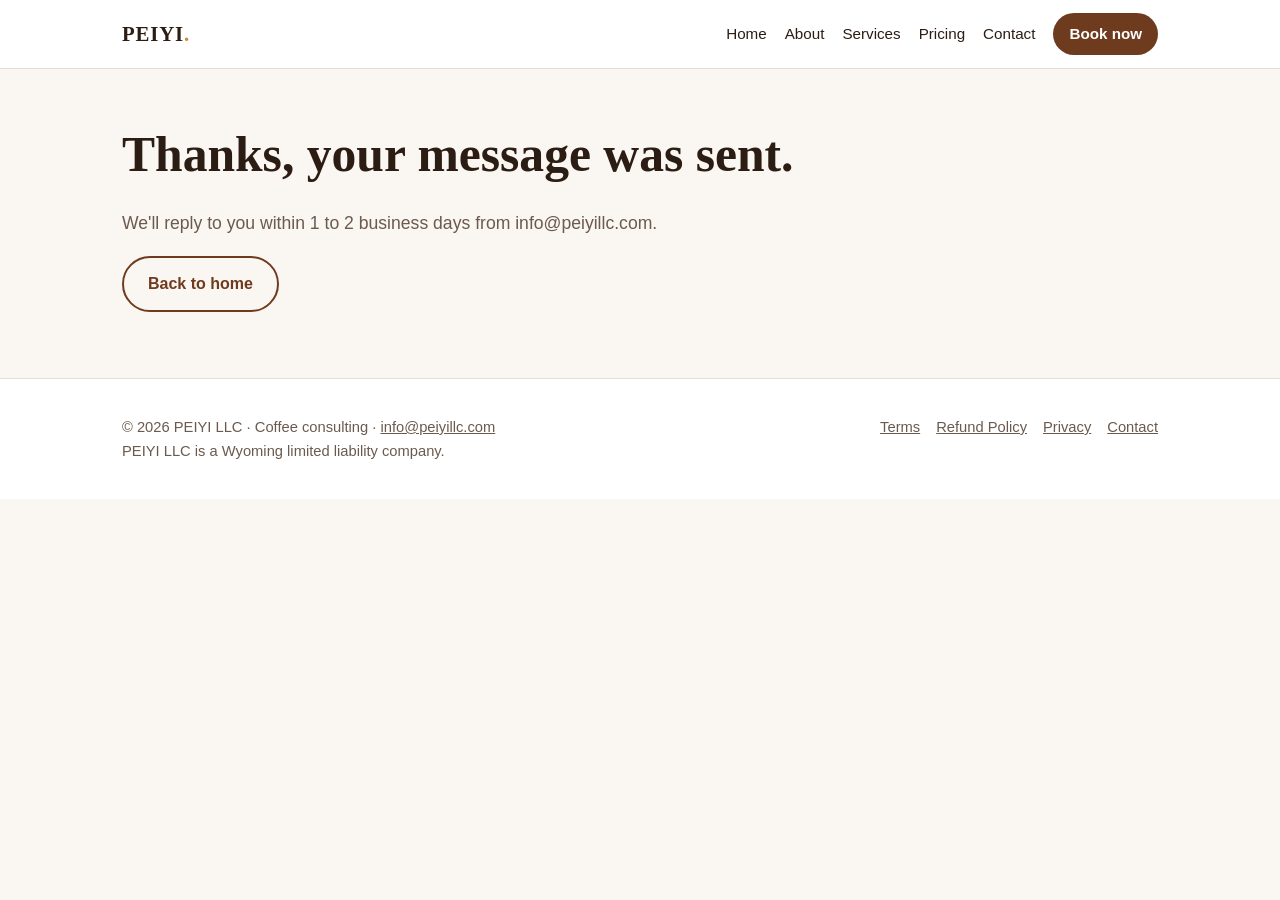
<file: thanks.html>
<!DOCTYPE html>
<html lang="en">
<head>
<meta charset="utf-8">
<meta name="viewport" content="width=device-width, initial-scale=1">
<title>Message Sent | PEIYI LLC</title>
<meta name="description" content="Thank you for contacting PEIYI LLC.">
<link rel="canonical" href="https://peiyillc.com/thanks.html">
<meta property="og:title" content="Message Sent | PEIYI LLC">
<meta property="og:description" content="Thank you for contacting PEIYI LLC.">
<meta property="og:type" content="website">
<meta property="og:url" content="https://peiyillc.com/thanks.html">
<link rel="icon" href="data:image/svg+xml,<svg xmlns='http://www.w3.org/2000/svg' viewBox='0 0 100 100'><text y='.9em' font-size='90'>☕</text></svg>">
<meta name="robots" content="noindex">
<link rel="stylesheet" href="/assets/style.css">
<script src="/assets/main.js" defer></script>
</head>
<body>
<a class="skip" href="#main">Skip to content</a>
<header class="site-header"><div class="wrap">
<a class="logo" href="/">PEIYI<span>.</span></a>
<nav class="nav" aria-label="Main">
<a href="/">Home</a>
<a href="/about.html">About</a>
<a href="/services.html">Services</a>
<a href="/pricing.html">Pricing</a>
<a href="/contact.html">Contact</a>
<a class="btn" href="/book.html">Book now</a>
</nav>
</div></header>
<main id="main">
<div class="page-head"><div class="wrap"><h1>Thanks, your message was sent.</h1>
<p>We'll reply to you within 1 to 2 business days from info@peiyillc.com.</p>
<p><a class="btn ghost" href="/">Back to home</a></p></div></div>
</main>
<footer class="site-footer"><div class="wrap">
<div>© 2026 PEIYI LLC · Coffee consulting · <a href="mailto:info@peiyillc.com">info@peiyillc.com</a><br>
PEIYI LLC is a Wyoming limited liability company.</div>
<nav aria-label="Legal">
<a href="/terms.html">Terms</a><a href="/terms.html#refunds">Refund Policy</a><a href="/privacy.html">Privacy</a><a href="/contact.html">Contact</a>
</nav>
</div></footer>
</body>
</html>
</file>
<file: assets/style.css>
:root{
  --bg:#faf6f1; --paper:#ffffff; --ink:#2b1d14; --muted:#6b5a4e;
  --brand:#6f3b1f; --brand-dark:#4e2914; --accent:#c8893f; --line:#e7ddd2;
  --radius:14px; --max:1080px;
}
*{box-sizing:border-box}
html{scroll-behavior:smooth}
body{margin:0;background:var(--bg);color:var(--ink);font:17px/1.65 -apple-system,BlinkMacSystemFont,"Segoe UI",Roboto,"Helvetica Neue",Arial,sans-serif}
h1,h2,h3{font-family:Georgia,"Times New Roman",serif;line-height:1.2;margin:0 0 .5em;color:var(--ink)}
h1{font-size:clamp(2rem,4.5vw,3.1rem)} h2{font-size:clamp(1.5rem,3vw,2.1rem)} h3{font-size:1.25rem}
p{margin:0 0 1em} a{color:var(--brand)} a:hover{color:var(--brand-dark)}
.wrap{max-width:var(--max);margin:0 auto;padding:0 22px}
.skip{position:absolute;left:-999px}.skip:focus{left:10px;top:10px;background:#fff;padding:8px;z-index:9}

/* header */
.site-header{background:var(--paper);border-bottom:1px solid var(--line);position:sticky;top:0;z-index:5}
.site-header .wrap{display:flex;align-items:center;justify-content:space-between;gap:16px;min-height:68px;flex-wrap:wrap}
.logo{font-family:Georgia,serif;font-weight:700;font-size:1.3rem;color:var(--ink);text-decoration:none;letter-spacing:.04em}
.logo span{color:var(--accent)}
.nav{display:flex;gap:4px 18px;flex-wrap:wrap;align-items:center}
.nav a{text-decoration:none;color:var(--ink);font-size:.95rem;padding:6px 0}
.nav a[aria-current="page"]{color:var(--brand);border-bottom:2px solid var(--accent)}
.nav a.btn{color:#fff;padding:8px 16px;border:0}

/* buttons */
.btn{display:inline-block;background:var(--brand);color:#fff;text-decoration:none;font-weight:600;padding:13px 24px;border-radius:999px;border:0;cursor:pointer;font-size:1rem;transition:background .15s}
.btn:hover{background:var(--brand-dark);color:#fff}
.btn.ghost{background:transparent;color:var(--brand);border:2px solid var(--brand)}
.btn.ghost:hover{background:var(--brand);color:#fff}
.btn[disabled]{opacity:.6;cursor:wait}

/* sections */
.hero{padding:84px 0 64px;background:linear-gradient(180deg,#f3e8dc 0%,var(--bg) 100%)}
.hero p.lead{font-size:1.2rem;color:var(--muted);max-width:640px}
.hero .actions{display:flex;gap:12px;flex-wrap:wrap;margin-top:24px}
.eyebrow{text-transform:uppercase;letter-spacing:.14em;font-size:.78rem;color:var(--accent);font-weight:700;margin-bottom:10px}
section{padding:56px 0}
.page-head{padding:56px 0 8px}
.page-head p{color:var(--muted);font-size:1.1rem;max-width:680px}
.grid{display:grid;gap:20px;grid-template-columns:repeat(auto-fit,minmax(250px,1fr))}
.card{background:var(--paper);border:1px solid var(--line);border-radius:var(--radius);padding:26px}
.card h3{margin-bottom:.4em}
.steps{counter-reset:s;list-style:none;padding:0;margin:0;display:grid;gap:16px;grid-template-columns:repeat(auto-fit,minmax(220px,1fr))}
.steps li{background:var(--paper);border:1px solid var(--line);border-radius:var(--radius);padding:22px 22px 22px 66px;position:relative}
.steps li::before{counter-increment:s;content:counter(s);position:absolute;left:20px;top:20px;width:32px;height:32px;border-radius:50%;background:var(--accent);color:#fff;font-weight:700;display:grid;place-items:center}
.checks{list-style:none;padding:0;margin:0 0 1em}
.checks li{padding-left:28px;position:relative;margin-bottom:.45em}
.checks li::before{content:"✓";position:absolute;left:0;color:var(--accent);font-weight:700}
.band{background:var(--brand);color:#fff;border-radius:var(--radius);padding:40px;display:flex;justify-content:space-between;align-items:center;gap:24px;flex-wrap:wrap}
.band h2,.band p{color:#fff;margin:0}
.band .btn{background:#fff;color:var(--brand)}
.band .btn:hover{background:#f3e8dc}
.price-card{max-width:520px;margin:0 auto;text-align:left}
.price{font-family:Georgia,serif;font-size:3rem;font-weight:700;color:var(--brand);line-height:1}
.price small{font-size:1rem;color:var(--muted);font-family:inherit;font-weight:400}
.meta{color:var(--muted);font-size:.95rem}
.notice{border-radius:10px;padding:14px 18px;margin:0 0 20px;background:#fff4e5;border:1px solid #f0d2a8}
.notice.error{background:#fdecec;border-color:#f3bcbc}
.two-col{display:grid;gap:32px;grid-template-columns:1.2fr 1fr}
@media(max-width:800px){.two-col{grid-template-columns:1fr}}
details{background:var(--paper);border:1px solid var(--line);border-radius:10px;padding:16px 20px;margin-bottom:10px}
details summary{cursor:pointer;font-weight:600}
details p{margin:.7em 0 0}
form label{display:block;font-weight:600;margin:14px 0 6px}
form input,form textarea{width:100%;padding:12px 14px;border:1px solid var(--line);border-radius:10px;font:inherit;background:#fff}
form textarea{min-height:140px;resize:vertical}
.hidden{display:none}
.legal h2{font-size:1.35rem;margin-top:1.6em}
.legal{max-width:760px}

/* footer */
.site-footer{border-top:1px solid var(--line);background:var(--paper);padding:36px 0;margin-top:40px;font-size:.92rem;color:var(--muted)}
.site-footer .wrap{display:flex;justify-content:space-between;gap:20px;flex-wrap:wrap}
.site-footer a{color:var(--muted)}
.site-footer nav{display:flex;gap:16px;flex-wrap:wrap}
</file>
